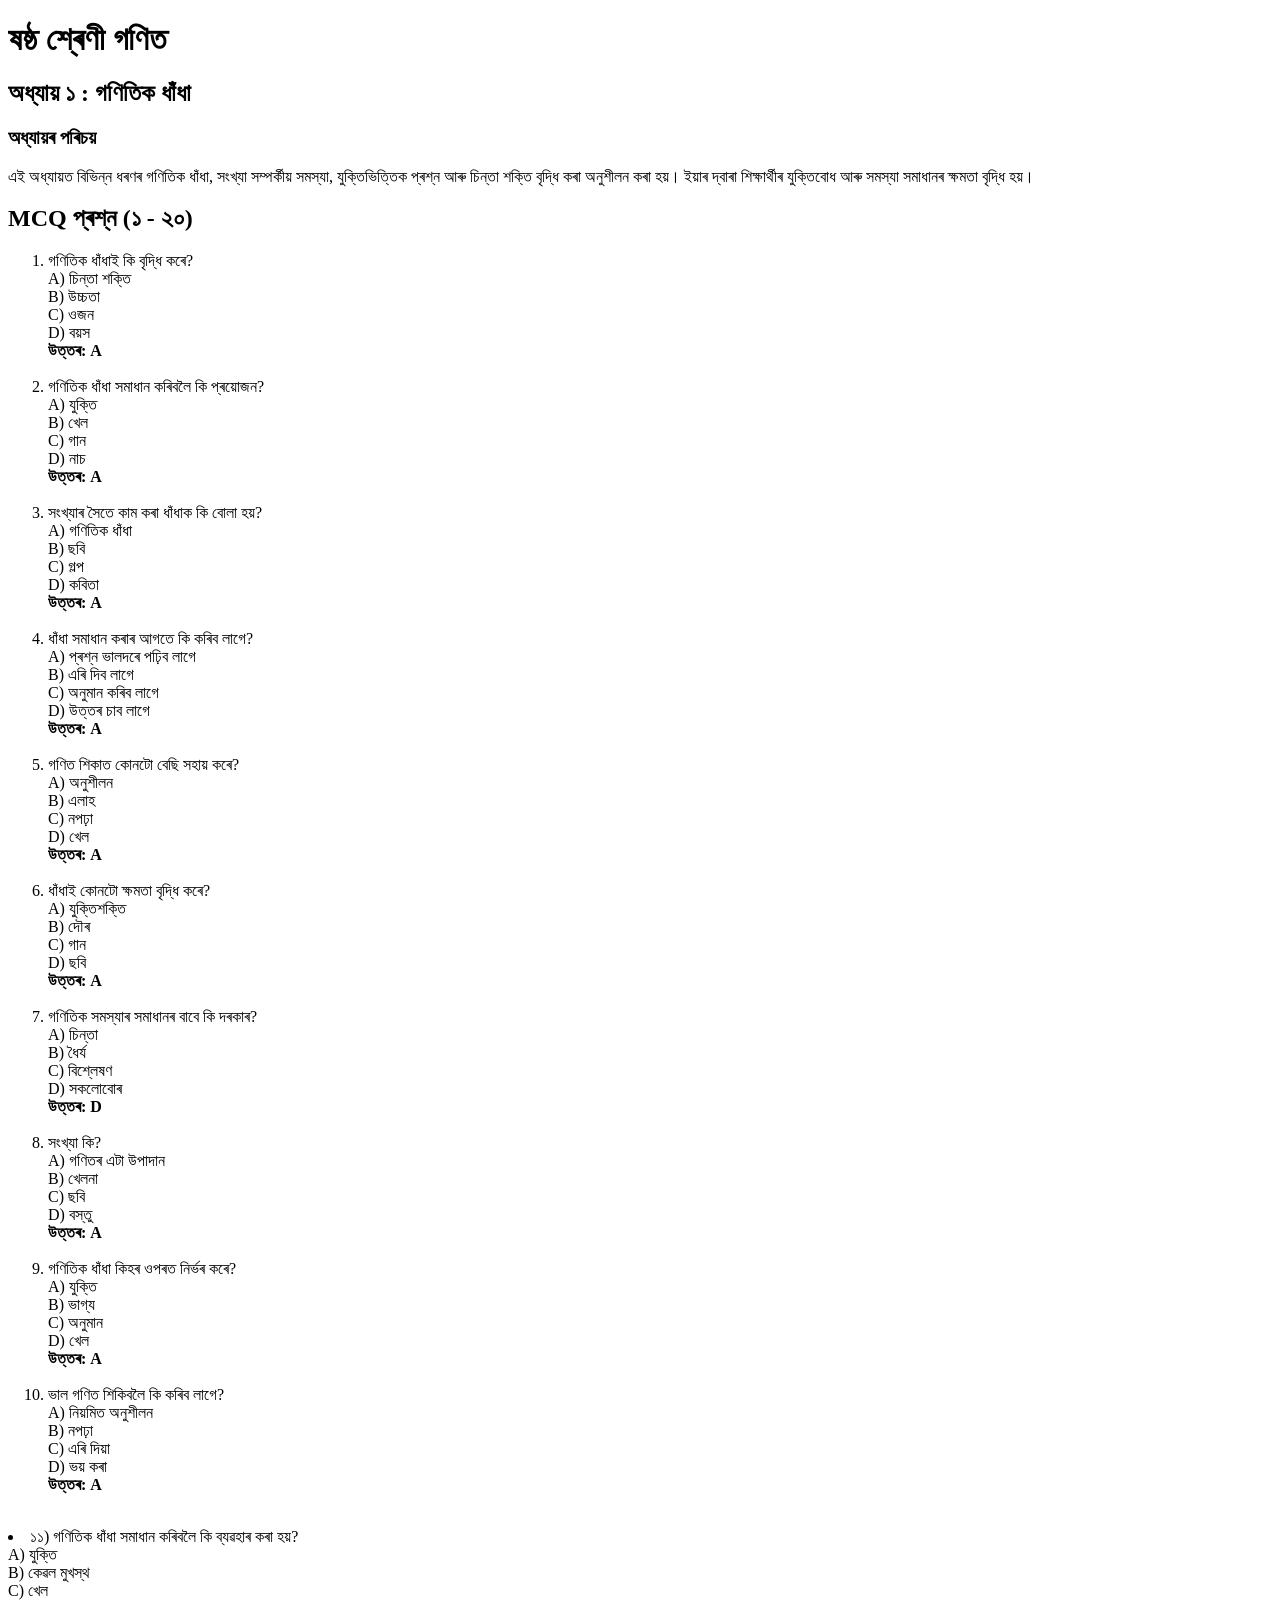
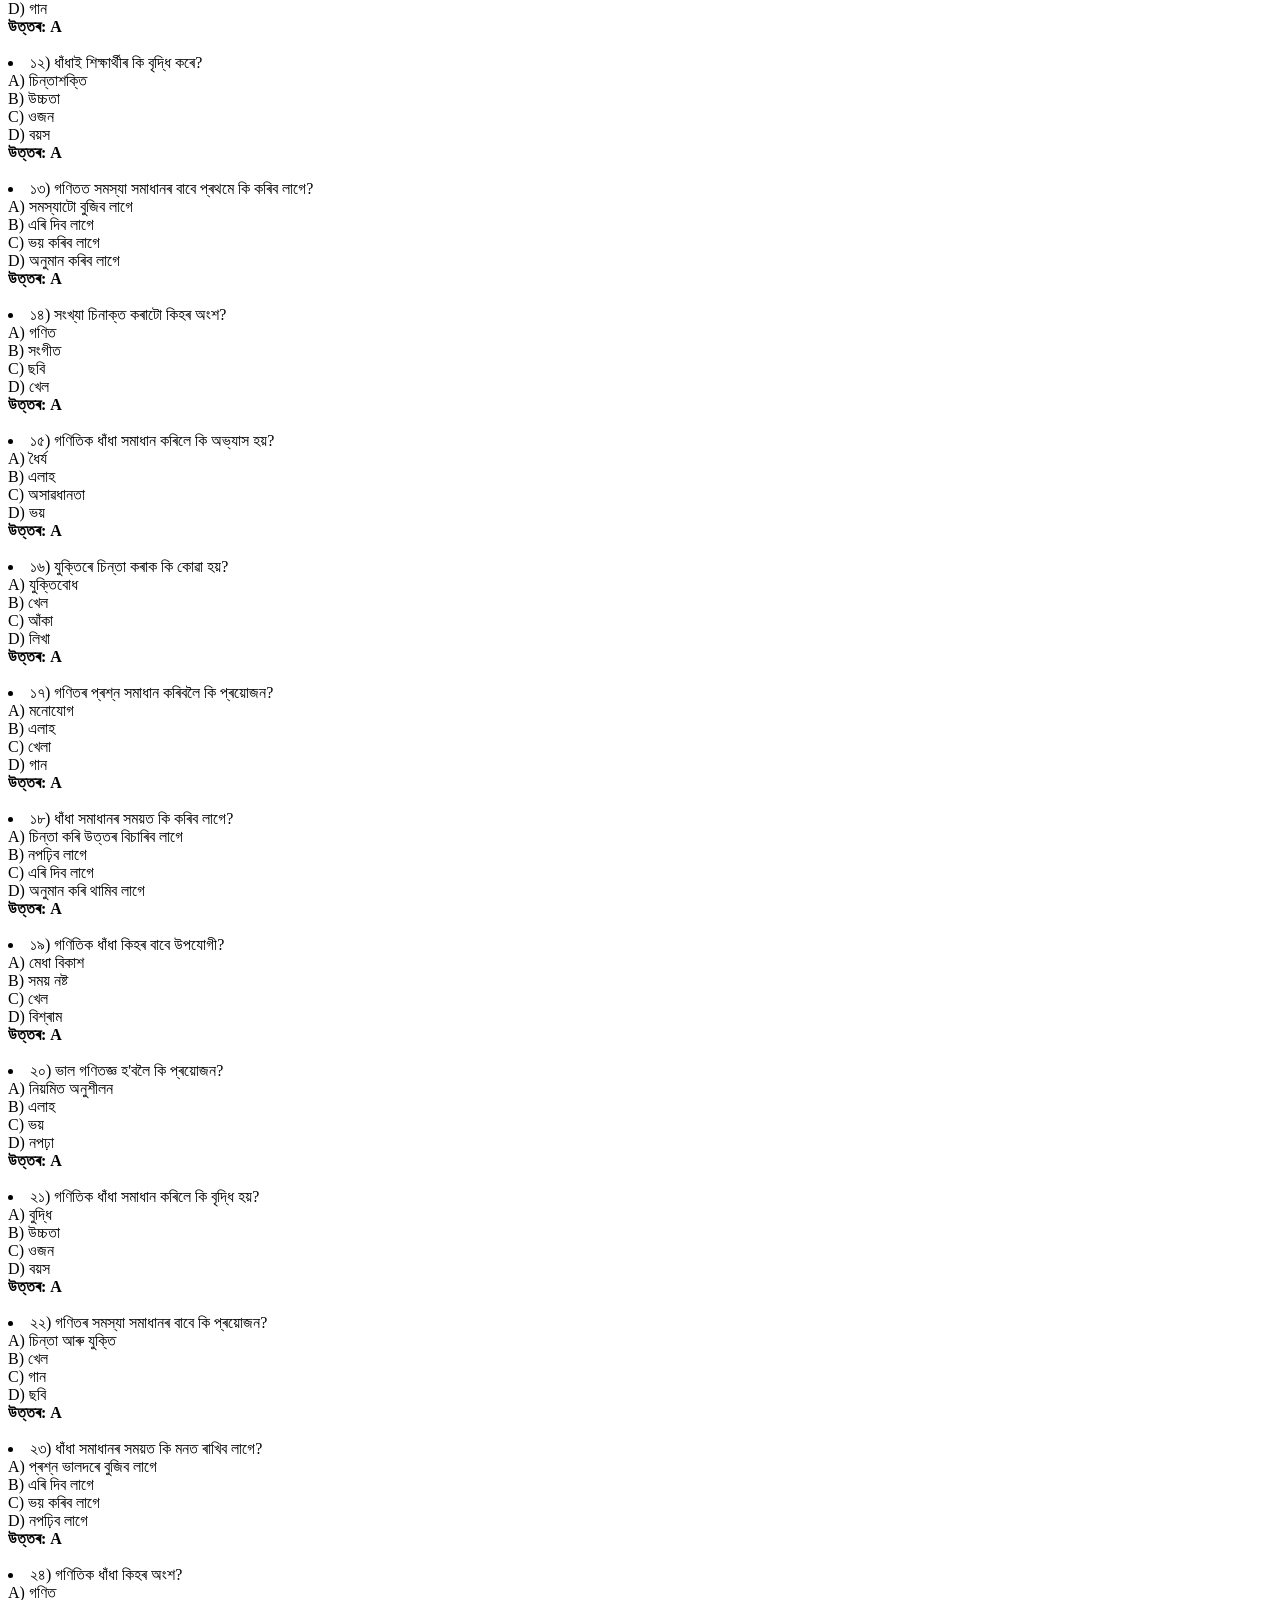
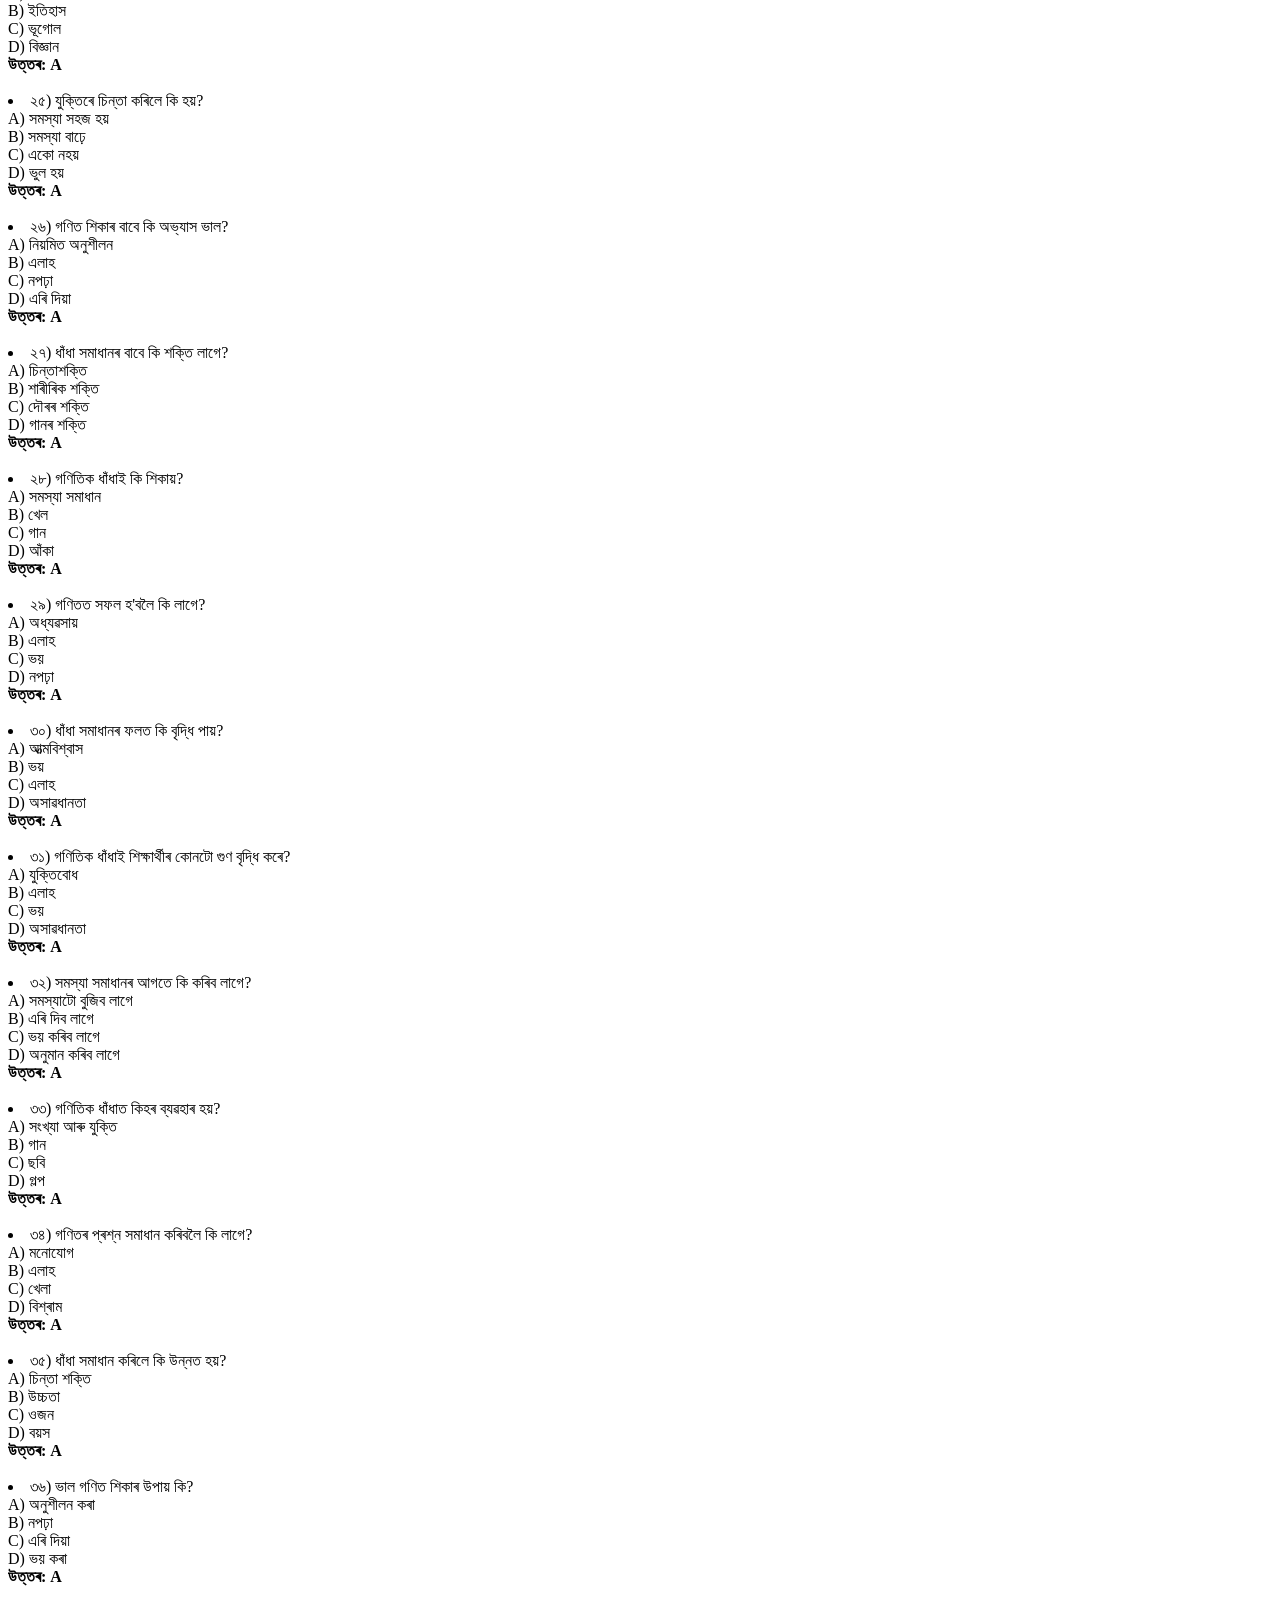
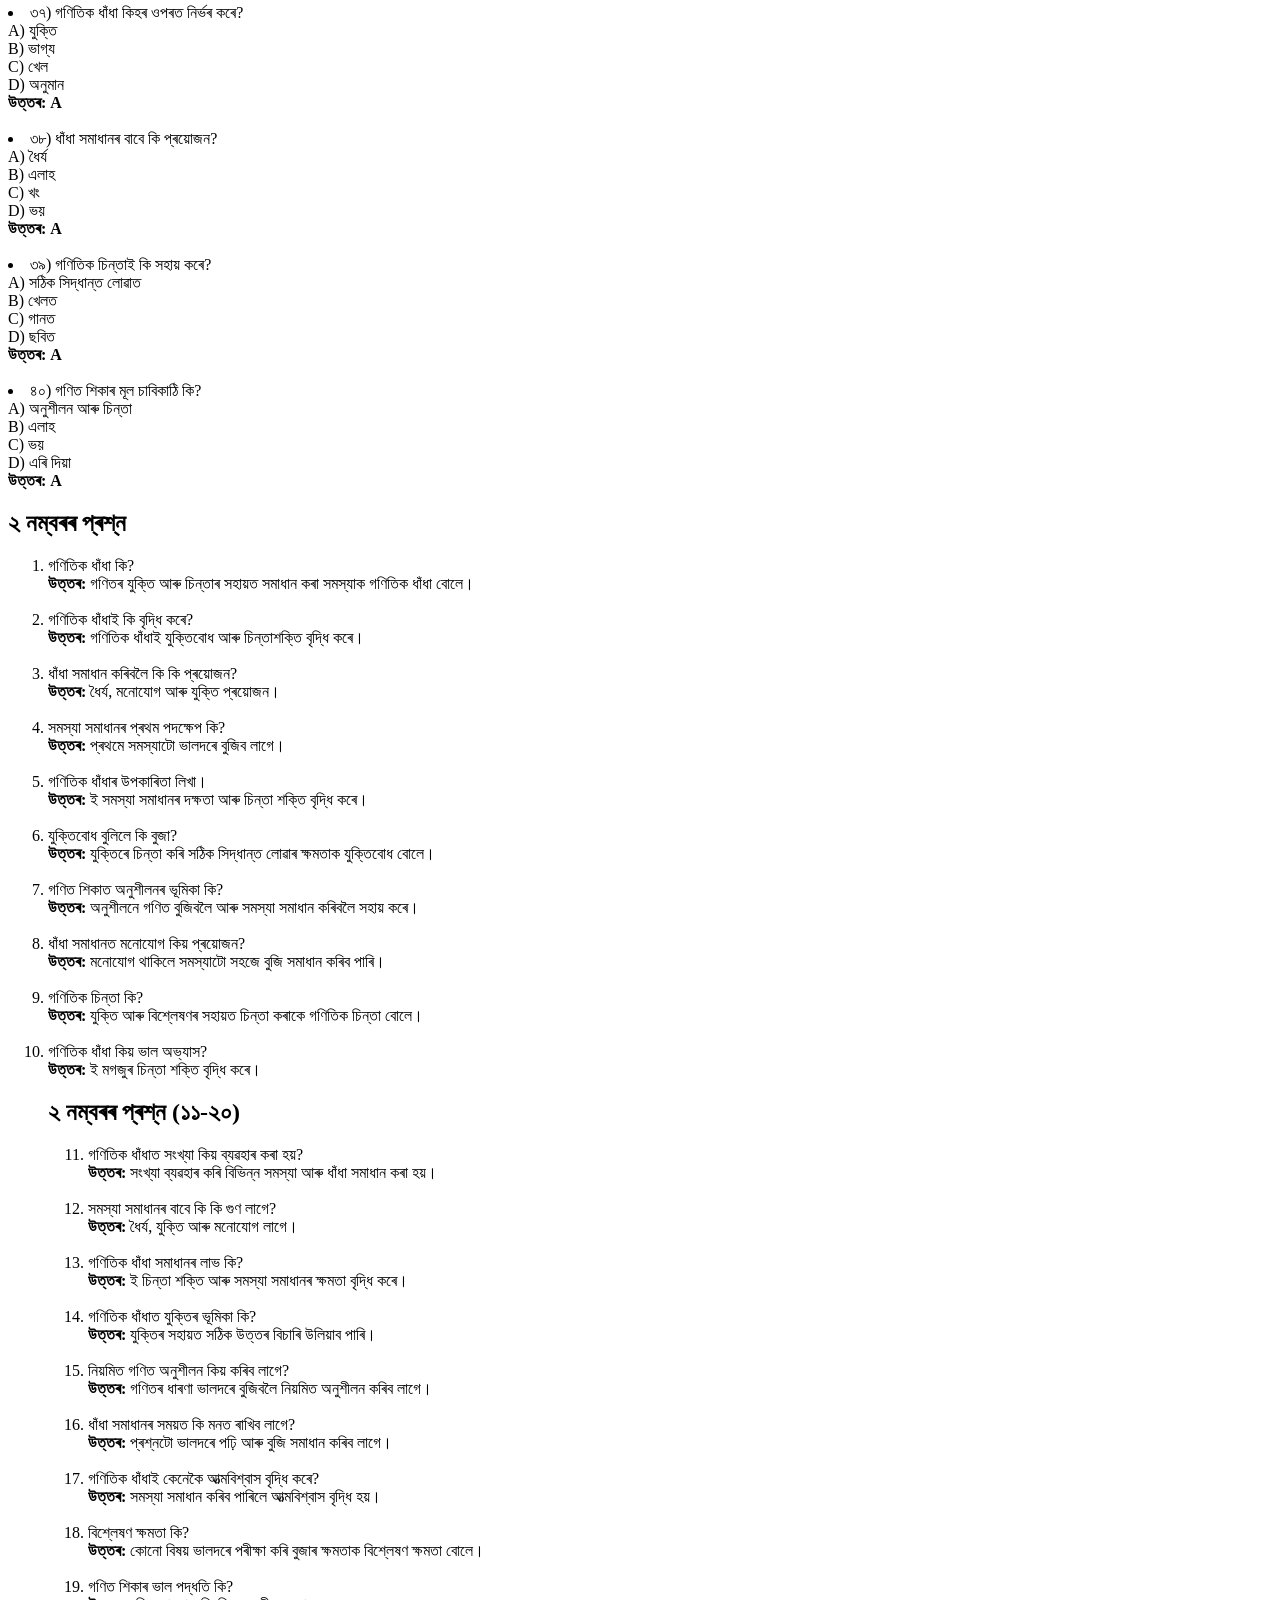
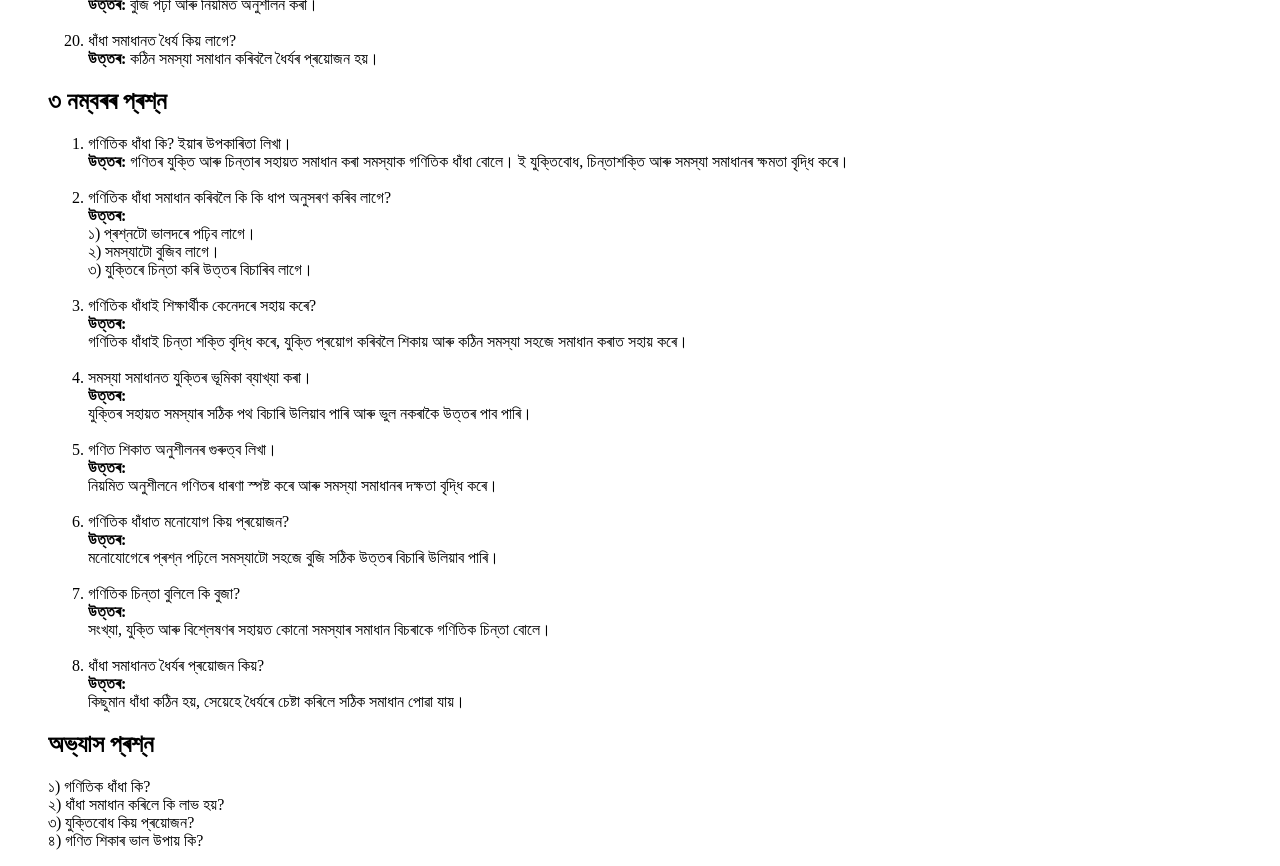
<file: chapter1.html>
<!DOCTYPE html>
<html lang="as">
<head>
<meta charset="UTF-8">
<title>অধ্যায় ১ - গণিতিক ধাঁধা</title>
</head>

<body>

<h1>ষষ্ঠ শ্ৰেণী গণিত</h1>

<h2>অধ্যায় ১ : গণিতিক ধাঁধা</h2>

<h3>অধ্যায়ৰ পৰিচয়</h3>

<p>
এই অধ্যায়ত বিভিন্ন ধৰণৰ গণিতিক ধাঁধা, সংখ্যা সম্পৰ্কীয় সমস্যা,
যুক্তিভিত্তিক প্ৰশ্ন আৰু চিন্তা শক্তি বৃদ্ধি কৰা অনুশীলন কৰা হয়।
ইয়াৰ দ্বাৰা শিক্ষাৰ্থীৰ যুক্তিবোধ আৰু সমস্যা সমাধানৰ ক্ষমতা বৃদ্ধি হয়।
</p>


<h2>MCQ প্ৰশ্ন (১ - ২০)</h2>

<ol>

<li>
গণিতিক ধাঁধাই কি বৃদ্ধি কৰে?
<br>A) চিন্তা শক্তি
<br>B) উচ্চতা
<br>C) ওজন
<br>D) বয়স
<br><b>উত্তৰ: A</b>
</li>

<br>

<li>
গণিতিক ধাঁধা সমাধান কৰিবলৈ কি প্ৰয়োজন?
<br>A) যুক্তি
<br>B) খেল
<br>C) গান
<br>D) নাচ
<br><b>উত্তৰ: A</b>
</li>

<br>

<li>
সংখ্যাৰ সৈতে কাম কৰা ধাঁধাক কি বোলা হয়?
<br>A) গণিতিক ধাঁধা
<br>B) ছবি
<br>C) গল্প
<br>D) কবিতা
<br><b>উত্তৰ: A</b>
</li>

<br>

<li>
ধাঁধা সমাধান কৰাৰ আগতে কি কৰিব লাগে?
<br>A) প্ৰশ্ন ভালদৰে পঢ়িব লাগে
<br>B) এৰি দিব লাগে
<br>C) অনুমান কৰিব লাগে
<br>D) উত্তৰ চাব লাগে
<br><b>উত্তৰ: A</b>
</li>

<br>

<li>
গণিত শিকাত কোনটো বেছি সহায় কৰে?
<br>A) অনুশীলন
<br>B) এলাহ
<br>C) নপঢ়া
<br>D) খেল
<br><b>উত্তৰ: A</b>
</li>

<br>

<li>
ধাঁধাই কোনটো ক্ষমতা বৃদ্ধি কৰে?
<br>A) যুক্তিশক্তি
<br>B) দৌৰ
<br>C) গান
<br>D) ছবি
<br><b>উত্তৰ: A</b>
</li>

<br>

<li>
গণিতিক সমস্যাৰ সমাধানৰ বাবে কি দৰকাৰ?
<br>A) চিন্তা
<br>B) ধৈৰ্য
<br>C) বিশ্লেষণ
<br>D) সকলোবোৰ
<br><b>উত্তৰ: D</b>
</li>

<br>

<li>
সংখ্যা কি?
<br>A) গণিতৰ এটা উপাদান
<br>B) খেলনা
<br>C) ছবি
<br>D) বস্তু
<br><b>উত্তৰ: A</b>
</li>

<br>

<li>
গণিতিক ধাঁধা কিহৰ ওপৰত নিৰ্ভৰ কৰে?
<br>A) যুক্তি
<br>B) ভাগ্য
<br>C) অনুমান
<br>D) খেল
<br><b>উত্তৰ: A</b>
</li>

<br>

<li>
ভাল গণিত শিকিবলৈ কি কৰিব লাগে?
<br>A) নিয়মিত অনুশীলন
<br>B) নপঢ়া
<br>C) এৰি দিয়া
<br>D) ভয় কৰা
<br><b>উত্তৰ: A</b>
</li>

</ol>
<br>

<li>
১১) গণিতিক ধাঁধা সমাধান কৰিবলৈ কি ব্যৱহাৰ কৰা হয়?
<br>A) যুক্তি
<br>B) কেৱল মুখস্থ
<br>C) খেল
<br>D) গান
<br><b>উত্তৰ: A</b>
</li>

<br>

<li>
১২) ধাঁধাই শিক্ষাৰ্থীৰ কি বৃদ্ধি কৰে?
<br>A) চিন্তাশক্তি
<br>B) উচ্চতা
<br>C) ওজন
<br>D) বয়স
<br><b>উত্তৰ: A</b>
</li>

<br>

<li>
১৩) গণিতত সমস্যা সমাধানৰ বাবে প্ৰথমে কি কৰিব লাগে?
<br>A) সমস্যাটো বুজিব লাগে
<br>B) এৰি দিব লাগে
<br>C) ভয় কৰিব লাগে
<br>D) অনুমান কৰিব লাগে
<br><b>উত্তৰ: A</b>
</li>

<br>

<li>
১৪) সংখ্যা চিনাক্ত কৰাটো কিহৰ অংশ?
<br>A) গণিত
<br>B) সংগীত
<br>C) ছবি
<br>D) খেল
<br><b>উত্তৰ: A</b>
</li>

<br>

<li>
১৫) গণিতিক ধাঁধা সমাধান কৰিলে কি অভ্যাস হয়?
<br>A) ধৈৰ্য
<br>B) এলাহ
<br>C) অসাৱধানতা
<br>D) ভয়
<br><b>উত্তৰ: A</b>
</li>

<br>

<li>
১৬) যুক্তিৰে চিন্তা কৰাক কি কোৱা হয়?
<br>A) যুক্তিবোধ
<br>B) খেল
<br>C) আঁকা
<br>D) লিখা
<br><b>উত্তৰ: A</b>
</li>

<br>

<li>
১৭) গণিতৰ প্ৰশ্ন সমাধান কৰিবলৈ কি প্ৰয়োজন?
<br>A) মনোযোগ
<br>B) এলাহ
<br>C) খেলা
<br>D) গান
<br><b>উত্তৰ: A</b>
</li>

<br>

<li>
১৮) ধাঁধা সমাধানৰ সময়ত কি কৰিব লাগে?
<br>A) চিন্তা কৰি উত্তৰ বিচাৰিব লাগে
<br>B) নপঢ়িব লাগে
<br>C) এৰি দিব লাগে
<br>D) অনুমান কৰি থামিব লাগে
<br><b>উত্তৰ: A</b>
</li>

<br>

<li>
১৯) গণিতিক ধাঁধা কিহৰ বাবে উপযোগী?
<br>A) মেধা বিকাশ
<br>B) সময় নষ্ট
<br>C) খেল
<br>D) বিশ্ৰাম
<br><b>উত্তৰ: A</b>
</li>

<br>

<li>
২০) ভাল গণিতজ্ঞ হ'বলৈ কি প্ৰয়োজন?
<br>A) নিয়মিত অনুশীলন
<br>B) এলাহ
<br>C) ভয়
<br>D) নপঢ়া
<br><b>উত্তৰ: A</b>
</li>
<br>

<li>
২১) গণিতিক ধাঁধা সমাধান কৰিলে কি বৃদ্ধি হয়?
<br>A) বুদ্ধি
<br>B) উচ্চতা
<br>C) ওজন
<br>D) বয়স
<br><b>উত্তৰ: A</b>
</li>

<br>

<li>
২২) গণিতৰ সমস্যা সমাধানৰ বাবে কি প্ৰয়োজন?
<br>A) চিন্তা আৰু যুক্তি
<br>B) খেল
<br>C) গান
<br>D) ছবি
<br><b>উত্তৰ: A</b>
</li>

<br>

<li>
২৩) ধাঁধা সমাধানৰ সময়ত কি মনত ৰাখিব লাগে?
<br>A) প্ৰশ্ন ভালদৰে বুজিব লাগে
<br>B) এৰি দিব লাগে
<br>C) ভয় কৰিব লাগে
<br>D) নপঢ়িব লাগে
<br><b>উত্তৰ: A</b>
</li>

<br>

<li>
২৪) গণিতিক ধাঁধা কিহৰ অংশ?
<br>A) গণিত
<br>B) ইতিহাস
<br>C) ভূগোল
<br>D) বিজ্ঞান
<br><b>উত্তৰ: A</b>
</li>

<br>

<li>
২৫) যুক্তিৰে চিন্তা কৰিলে কি হয়?
<br>A) সমস্যা সহজ হয়
<br>B) সমস্যা বাঢ়ে
<br>C) একো নহয়
<br>D) ভুল হয়
<br><b>উত্তৰ: A</b>
</li>

<br>

<li>
২৬) গণিত শিকাৰ বাবে কি অভ্যাস ভাল?
<br>A) নিয়মিত অনুশীলন
<br>B) এলাহ
<br>C) নপঢ়া
<br>D) এৰি দিয়া
<br><b>উত্তৰ: A</b>
</li>

<br>

<li>
২৭) ধাঁধা সমাধানৰ বাবে কি শক্তি লাগে?
<br>A) চিন্তাশক্তি
<br>B) শাৰীৰিক শক্তি
<br>C) দৌৰৰ শক্তি
<br>D) গানৰ শক্তি
<br><b>উত্তৰ: A</b>
</li>

<br>

<li>
২৮) গণিতিক ধাঁধাই কি শিকায়?
<br>A) সমস্যা সমাধান
<br>B) খেল
<br>C) গান
<br>D) আঁকা
<br><b>উত্তৰ: A</b>
</li>

<br>

<li>
২৯) গণিতত সফল হ'বলৈ কি লাগে?
<br>A) অধ্যৱসায়
<br>B) এলাহ
<br>C) ভয়
<br>D) নপঢ়া
<br><b>উত্তৰ: A</b>
</li>

<br>

<li>
৩০) ধাঁধা সমাধানৰ ফলত কি বৃদ্ধি পায়?
<br>A) আত্মবিশ্বাস
<br>B) ভয়
<br>C) এলাহ
<br>D) অসাৱধানতা
<br><b>উত্তৰ: A</b>
</li>
<br>

<li>
৩১) গণিতিক ধাঁধাই শিক্ষাৰ্থীৰ কোনটো গুণ বৃদ্ধি কৰে?
<br>A) যুক্তিবোধ
<br>B) এলাহ
<br>C) ভয়
<br>D) অসাৱধানতা
<br><b>উত্তৰ: A</b>
</li>

<br>

<li>
৩২) সমস্যা সমাধানৰ আগতে কি কৰিব লাগে?
<br>A) সমস্যাটো বুজিব লাগে
<br>B) এৰি দিব লাগে
<br>C) ভয় কৰিব লাগে
<br>D) অনুমান কৰিব লাগে
<br><b>উত্তৰ: A</b>
</li>

<br>

<li>
৩৩) গণিতিক ধাঁধাত কিহৰ ব্যৱহাৰ হয়?
<br>A) সংখ্যা আৰু যুক্তি
<br>B) গান
<br>C) ছবি
<br>D) গল্প
<br><b>উত্তৰ: A</b>
</li>

<br>

<li>
৩৪) গণিতৰ প্ৰশ্ন সমাধান কৰিবলৈ কি লাগে?
<br>A) মনোযোগ
<br>B) এলাহ
<br>C) খেলা
<br>D) বিশ্ৰাম
<br><b>উত্তৰ: A</b>
</li>

<br>

<li>
৩৫) ধাঁধা সমাধান কৰিলে কি উন্নত হয়?
<br>A) চিন্তা শক্তি
<br>B) উচ্চতা
<br>C) ওজন
<br>D) বয়স
<br><b>উত্তৰ: A</b>
</li>

<br>

<li>
৩৬) ভাল গণিত শিকাৰ উপায় কি?
<br>A) অনুশীলন কৰা
<br>B) নপঢ়া
<br>C) এৰি দিয়া
<br>D) ভয় কৰা
<br><b>উত্তৰ: A</b>
</li>

<br>

<li>
৩৭) গণিতিক ধাঁধা কিহৰ ওপৰত নিৰ্ভৰ কৰে?
<br>A) যুক্তি
<br>B) ভাগ্য
<br>C) খেল
<br>D) অনুমান
<br><b>উত্তৰ: A</b>
</li>

<br>

<li>
৩৮) ধাঁধা সমাধানৰ বাবে কি প্ৰয়োজন?
<br>A) ধৈৰ্য
<br>B) এলাহ
<br>C) খং
<br>D) ভয়
<br><b>উত্তৰ: A</b>
</li>

<br>

<li>
৩৯) গণিতিক চিন্তাই কি সহায় কৰে?
<br>A) সঠিক সিদ্ধান্ত লোৱাত
<br>B) খেলত
<br>C) গানত
<br>D) ছবিত
<br><b>উত্তৰ: A</b>
</li>

<br>

<li>
৪০) গণিত শিকাৰ মূল চাবিকাঠি কি?
<br>A) অনুশীলন আৰু চিন্তা
<br>B) এলাহ
<br>C) ভয়
<br>D) এৰি দিয়া
<br><b>উত্তৰ: A</b>
</li>
<h2>২ নম্বৰৰ প্ৰশ্ন</h2>

<ol>

<li>
গণিতিক ধাঁধা কি?
<br><b>উত্তৰ:</b> গণিতৰ যুক্তি আৰু চিন্তাৰ সহায়ত সমাধান কৰা সমস্যাক গণিতিক ধাঁধা বোলে।
</li>

<br>

<li>
গণিতিক ধাঁধাই কি বৃদ্ধি কৰে?
<br><b>উত্তৰ:</b> গণিতিক ধাঁধাই যুক্তিবোধ আৰু চিন্তাশক্তি বৃদ্ধি কৰে।
</li>

<br>

<li>
ধাঁধা সমাধান কৰিবলৈ কি কি প্ৰয়োজন?
<br><b>উত্তৰ:</b> ধৈৰ্য, মনোযোগ আৰু যুক্তি প্ৰয়োজন।
</li>

<br>

<li>
সমস্যা সমাধানৰ প্ৰথম পদক্ষেপ কি?
<br><b>উত্তৰ:</b> প্ৰথমে সমস্যাটো ভালদৰে বুজিব লাগে।
</li>

<br>

<li>
গণিতিক ধাঁধাৰ উপকাৰিতা লিখা।
<br><b>উত্তৰ:</b> ই সমস্যা সমাধানৰ দক্ষতা আৰু চিন্তা শক্তি বৃদ্ধি কৰে।
</li>

<br>

<li>
যুক্তিবোধ বুলিলে কি বুজা?
<br><b>উত্তৰ:</b> যুক্তিৰে চিন্তা কৰি সঠিক সিদ্ধান্ত লোৱাৰ ক্ষমতাক যুক্তিবোধ বোলে।
</li>

<br>

<li>
গণিত শিকাত অনুশীলনৰ ভূমিকা কি?
<br><b>উত্তৰ:</b> অনুশীলনে গণিত বুজিবলৈ আৰু সমস্যা সমাধান কৰিবলৈ সহায় কৰে।
</li>

<br>

<li>
ধাঁধা সমাধানত মনোযোগ কিয় প্ৰয়োজন?
<br><b>উত্তৰ:</b> মনোযোগ থাকিলে সমস্যাটো সহজে বুজি সমাধান কৰিব পাৰি।
</li>

<br>

<li>
গণিতিক চিন্তা কি?
<br><b>উত্তৰ:</b> যুক্তি আৰু বিশ্লেষণৰ সহায়ত চিন্তা কৰাকে গণিতিক চিন্তা বোলে।
</li>

<br>

<li>
গণিতিক ধাঁধা কিয় ভাল অভ্যাস?
<br><b>উত্তৰ:</b> ই মগজুৰ চিন্তা শক্তি বৃদ্ধি কৰে।
</li>
<h2>২ নম্বৰৰ প্ৰশ্ন (১১-২০)</h2>

<ol start="11">

<li>
গণিতিক ধাঁধাত সংখ্যা কিয় ব্যৱহাৰ কৰা হয়?
<br><b>উত্তৰ:</b> সংখ্যা ব্যৱহাৰ কৰি বিভিন্ন সমস্যা আৰু ধাঁধা সমাধান কৰা হয়।
</li>

<br>

<li>
সমস্যা সমাধানৰ বাবে কি কি গুণ লাগে?
<br><b>উত্তৰ:</b> ধৈৰ্য, যুক্তি আৰু মনোযোগ লাগে।
</li>

<br>

<li>
গণিতিক ধাঁধা সমাধানৰ লাভ কি?
<br><b>উত্তৰ:</b> ই চিন্তা শক্তি আৰু সমস্যা সমাধানৰ ক্ষমতা বৃদ্ধি কৰে।
</li>

<br>

<li>
গণিতিক ধাঁধাত যুক্তিৰ ভূমিকা কি?
<br><b>উত্তৰ:</b> যুক্তিৰ সহায়ত সঠিক উত্তৰ বিচাৰি উলিয়াব পাৰি।
</li>

<br>

<li>
নিয়মিত গণিত অনুশীলন কিয় কৰিব লাগে?
<br><b>উত্তৰ:</b> গণিতৰ ধাৰণা ভালদৰে বুজিবলৈ নিয়মিত অনুশীলন কৰিব লাগে।
</li>

<br>

<li>
ধাঁধা সমাধানৰ সময়ত কি মনত ৰাখিব লাগে?
<br><b>উত্তৰ:</b> প্ৰশ্নটো ভালদৰে পঢ়ি আৰু বুজি সমাধান কৰিব লাগে।
</li>

<br>

<li>
গণিতিক ধাঁধাই কেনেকৈ আত্মবিশ্বাস বৃদ্ধি কৰে?
<br><b>উত্তৰ:</b> সমস্যা সমাধান কৰিব পাৰিলে আত্মবিশ্বাস বৃদ্ধি হয়।
</li>

<br>

<li>
বিশ্লেষণ ক্ষমতা কি?
<br><b>উত্তৰ:</b> কোনো বিষয় ভালদৰে পৰীক্ষা কৰি বুজাৰ ক্ষমতাক বিশ্লেষণ ক্ষমতা বোলে।
</li>

<br>

<li>
গণিত শিকাৰ ভাল পদ্ধতি কি?
<br><b>উত্তৰ:</b> বুজি পঢ়া আৰু নিয়মিত অনুশীলন কৰা।
</li>

<br>

<li>
ধাঁধা সমাধানত ধৈৰ্য কিয় লাগে?
<br><b>উত্তৰ:</b> কঠিন সমস্যা সমাধান কৰিবলৈ ধৈৰ্যৰ প্ৰয়োজন হয়।
</li>

</ol>
<h2>৩ নম্বৰৰ প্ৰশ্ন</h2>

<ol>

<li>
গণিতিক ধাঁধা কি? ইয়াৰ উপকাৰিতা লিখা।
<br><b>উত্তৰ:</b> গণিতৰ যুক্তি আৰু চিন্তাৰ সহায়ত সমাধান কৰা সমস্যাক গণিতিক ধাঁধা বোলে। 
ই যুক্তিবোধ, চিন্তাশক্তি আৰু সমস্যা সমাধানৰ ক্ষমতা বৃদ্ধি কৰে।
</li>

<br>

<li>
গণিতিক ধাঁধা সমাধান কৰিবলৈ কি কি ধাপ অনুসৰণ কৰিব লাগে?
<br><b>উত্তৰ:</b>
<br>১) প্ৰশ্নটো ভালদৰে পঢ়িব লাগে।
<br>২) সমস্যাটো বুজিব লাগে।
<br>৩) যুক্তিৰে চিন্তা কৰি উত্তৰ বিচাৰিব লাগে।
</li>

<br>

<li>
গণিতিক ধাঁধাই শিক্ষাৰ্থীক কেনেদৰে সহায় কৰে?
<br><b>উত্তৰ:</b>
<br>গণিতিক ধাঁধাই চিন্তা শক্তি বৃদ্ধি কৰে, যুক্তি প্ৰয়োগ কৰিবলৈ শিকায় আৰু কঠিন সমস্যা সহজে সমাধান কৰাত সহায় কৰে।
</li>

<br>

<li>
সমস্যা সমাধানত যুক্তিৰ ভূমিকা ব্যাখ্যা কৰা।
<br><b>উত্তৰ:</b>
<br>যুক্তিৰ সহায়ত সমস্যাৰ সঠিক পথ বিচাৰি উলিয়াব পাৰি আৰু ভুল নকৰাকৈ উত্তৰ পাব পাৰি।
</li>

<br>

<li>
গণিত শিকাত অনুশীলনৰ গুৰুত্ব লিখা।
<br><b>উত্তৰ:</b>
<br>নিয়মিত অনুশীলনে গণিতৰ ধাৰণা স্পষ্ট কৰে আৰু সমস্যা সমাধানৰ দক্ষতা বৃদ্ধি কৰে।
</li>

<br>

<li>
গণিতিক ধাঁধাত মনোযোগ কিয় প্ৰয়োজন?
<br><b>উত্তৰ:</b>
<br>মনোযোগেৰে প্ৰশ্ন পঢ়িলে সমস্যাটো সহজে বুজি সঠিক উত্তৰ বিচাৰি উলিয়াব পাৰি।
</li>

<br>

<li>
গণিতিক চিন্তা বুলিলে কি বুজা?
<br><b>উত্তৰ:</b>
<br>সংখ্যা, যুক্তি আৰু বিশ্লেষণৰ সহায়ত কোনো সমস্যাৰ সমাধান বিচৰাকে গণিতিক চিন্তা বোলে।
</li>

<br>

<li>
ধাঁধা সমাধানত ধৈৰ্যৰ প্ৰয়োজন কিয়?
<br><b>উত্তৰ:</b>
<br>কিছুমান ধাঁধা কঠিন হয়, সেয়েহে ধৈৰ্যৰে চেষ্টা কৰিলে সঠিক সমাধান পোৱা যায়।
</li>

</ol>
<h2>অভ্যাস প্ৰশ্ন</h2>

<p>
১) গণিতিক ধাঁধা কি?<br>
২) ধাঁধা সমাধান কৰিলে কি লাভ হয়?<br>
৩) যুক্তিবোধ কিয় প্ৰয়োজন?<br>
৪) গণিত শিকাৰ ভাল উপায় কি?
</p>


</body>
</html>
</file>
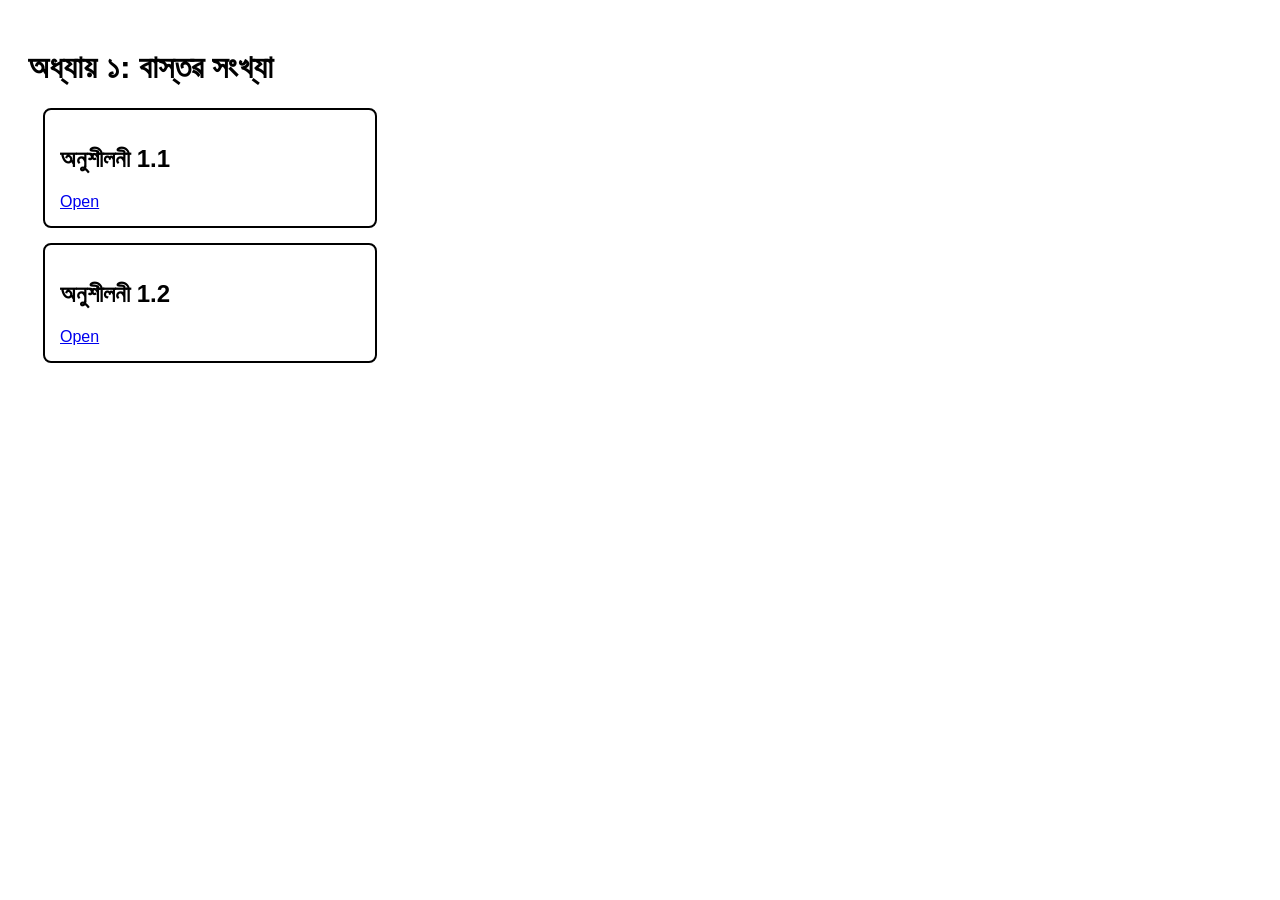
<file: class10-maths-chapter1.html>
<!DOCTYPE html>
<html lang="as">

<head>
<meta charset="UTF-8">
<title>অধ্যায় ১: বাস্তৱ সংখ্যা</title>

<style>
body{
    font-family: Arial;
    padding:20px;
}

.chapter{
    border:2px solid black;
    padding:15px;
    margin:15px;
    width:300px;
    border-radius:8px;
}
</style>

</head>

<body>

<h1>অধ্যায় ১: বাস্তৱ সংখ্যা</h1>

<div class="chapter">
<h2>অনুশীলনী 1.1</h2>
<a href="#">Open</a>
</div>

<div class="chapter">
<h2>অনুশীলনী 1.2</h2>
<a href="#">Open</a>
</div>

</body>
</html>
</file>
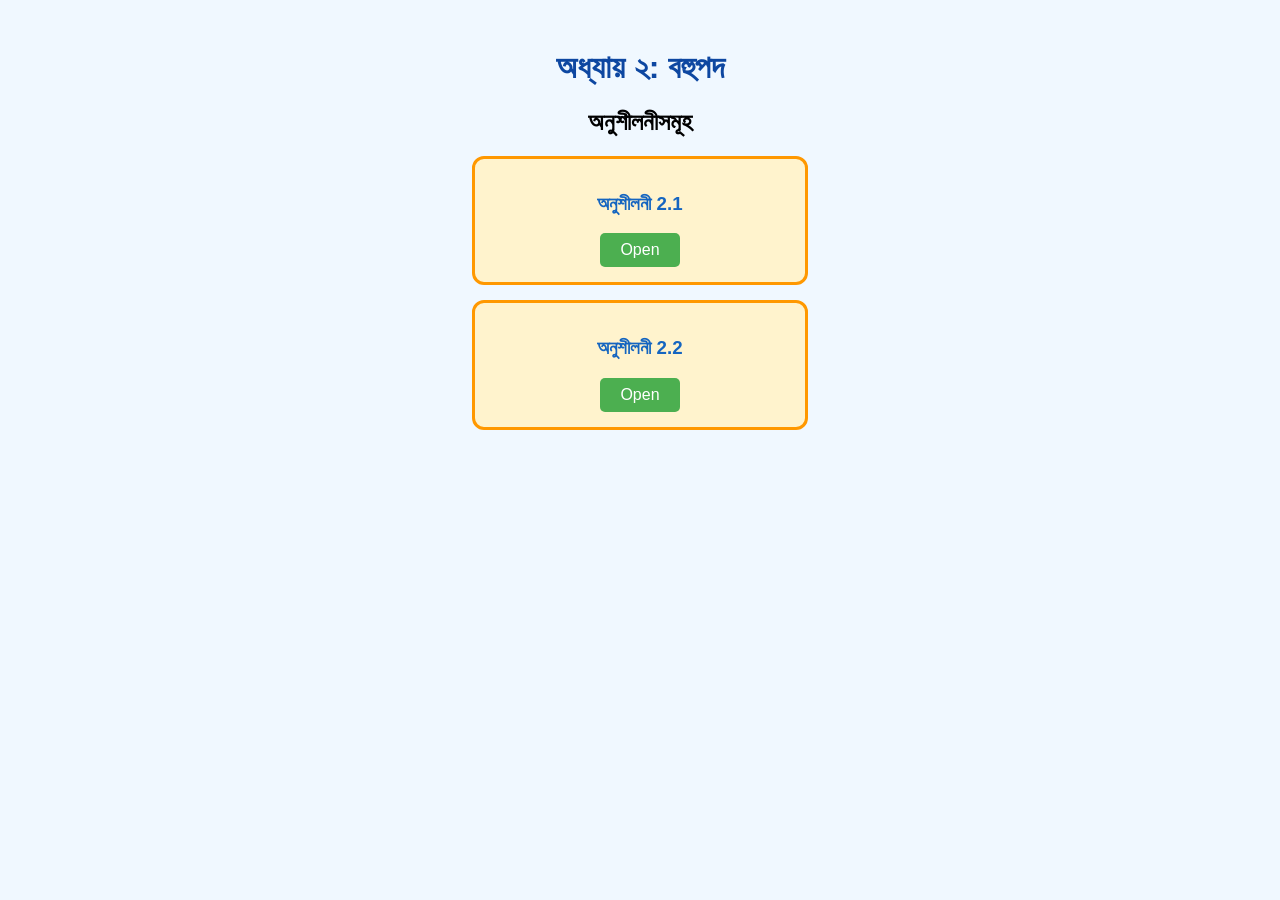
<file: class10-maths-chapter2.html>
<!DOCTYPE html>
<html lang="as">

<head>
<meta charset="UTF-8">
<title>অধ্যায় ২: বহুপদ</title>

<style>

body{
    font-family: Arial;
    padding:20px;
    background:#f0f8ff;
}

h1{
    text-align:center;
    color:#0d47a1;
}

h2{
    text-align:center;
}

.chapter{
    background:#fff3cd;
    border:3px solid #ff9800;
    padding:15px;
    margin:15px auto;
    width:300px;
    border-radius:12px;
    text-align:center;
}

.chapter h3{
    color:#1565c0;
}

.chapter a{
    display:inline-block;
    background:#4caf50;
    color:white;
    padding:8px 20px;
    border-radius:5px;
    text-decoration:none;
}

.chapter a:hover{
    background:#2e7d32;
}

</style>

</head>

<body>

<h1>অধ্যায় ২: বহুপদ</h1>

<h2>অনুশীলনীসমূহ</h2>


<div class="chapter">
<h3>অনুশীলনী 2.1</h3>
<a href="#">Open</a>
</div>


<div class="chapter">
<h3>অনুশীলনী 2.2</h3>
<a href="#">Open</a>
</div>


</body>

</html>
</file>
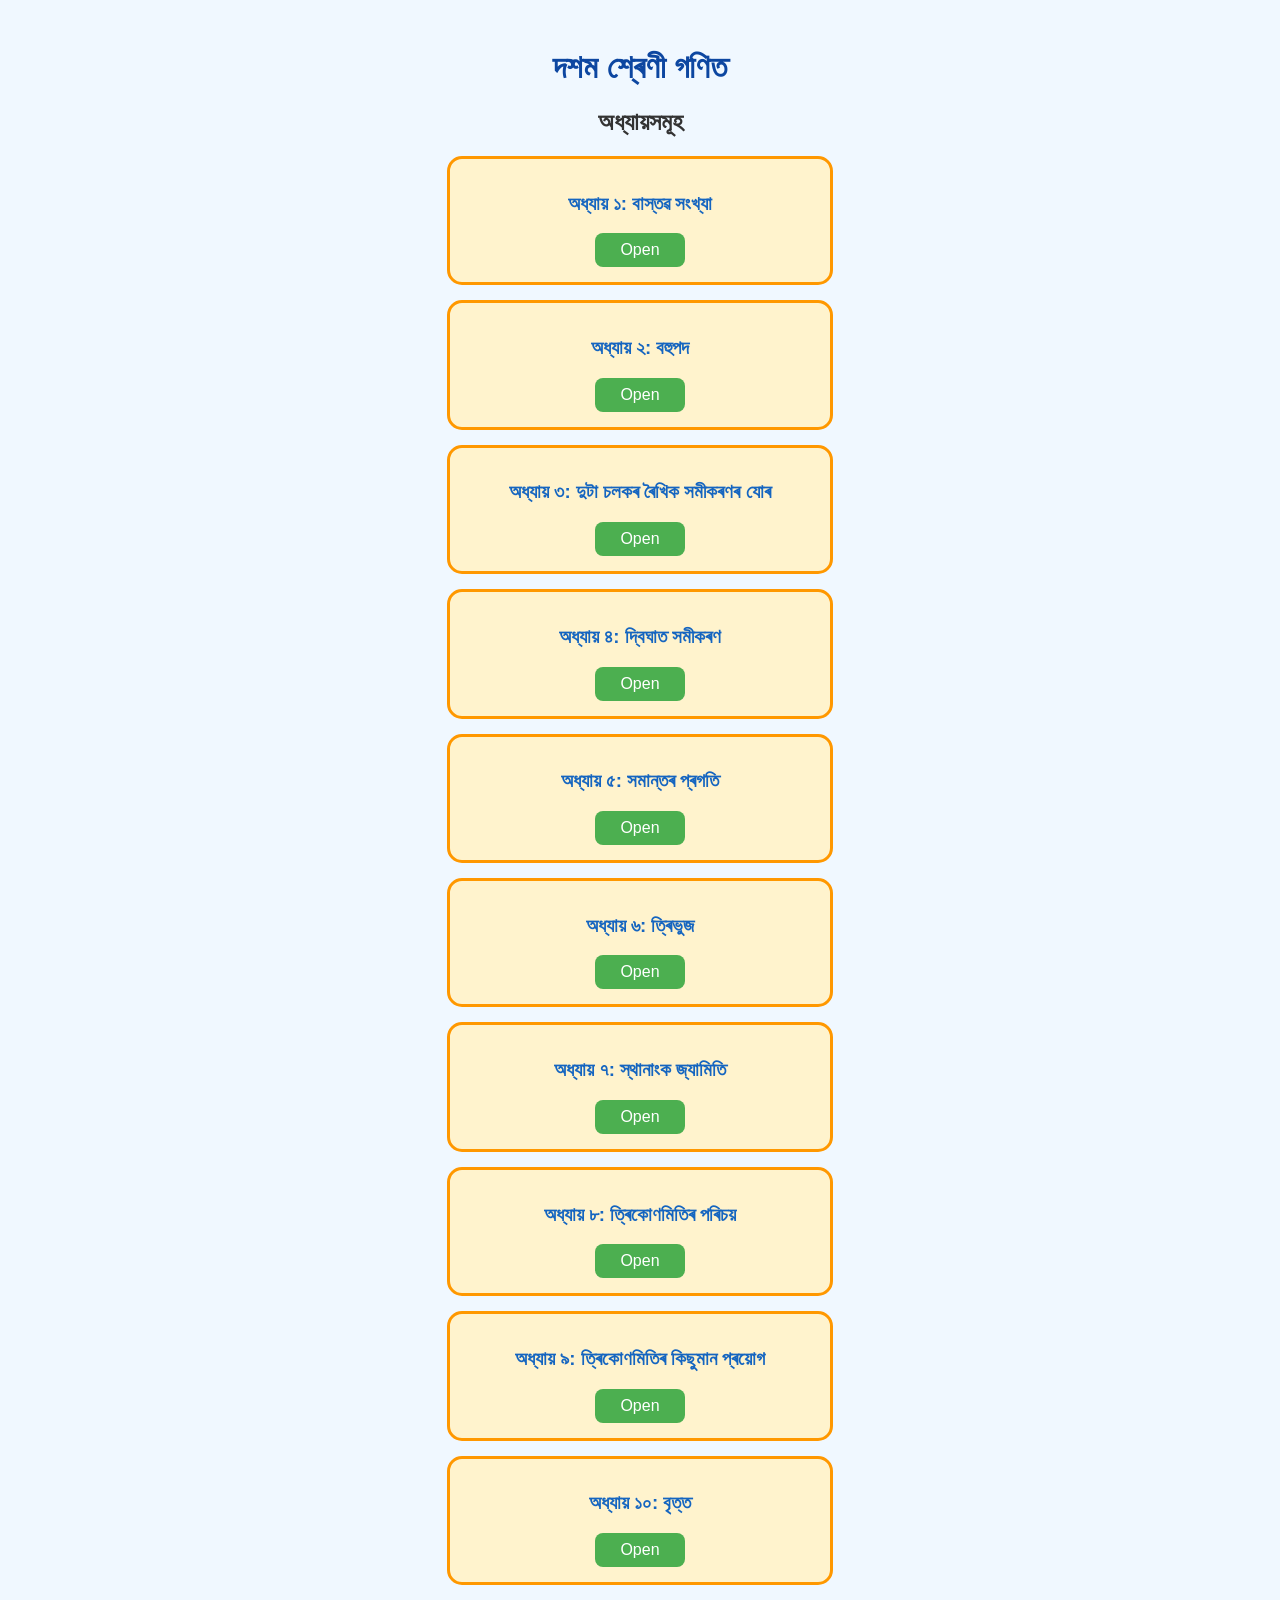
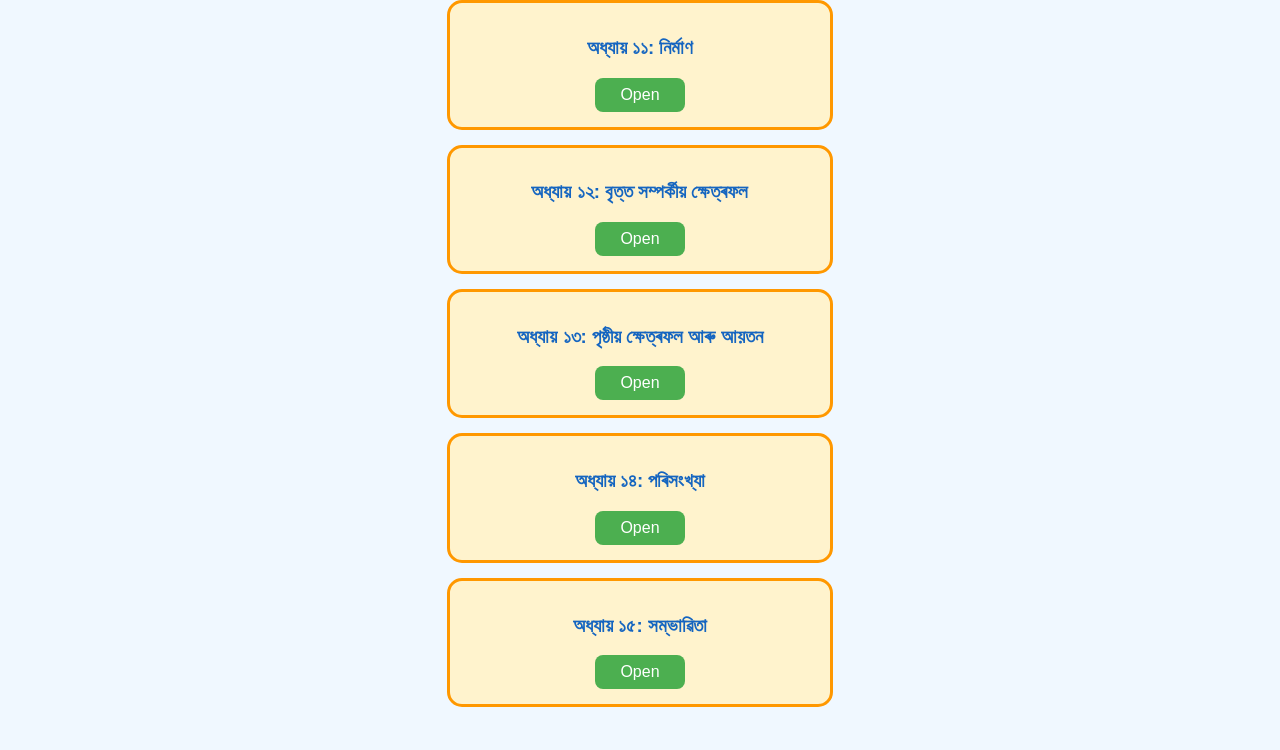
<file: class10-maths.html>
<!DOCTYPE html>
<html lang="as">

<head>
<meta charset="UTF-8">
<title>দশম শ্ৰেণী গণিত</title>

<style>

body{
    font-family: Arial;
    padding:20px;
    background:#f0f8ff;
}

h1{
    text-align:center;
    color:#0d47a1;
}

h2{
    text-align:center;
    color:#333;
}

.chapter{
    background:#fff3cd;
    border:3px solid #ff9800;
    padding:15px;
    margin:15px auto;
    width:350px;
    border-radius:15px;
    text-align:center;
}

.chapter h3{
    color:#1565c0;
}

.chapter a{
    display:inline-block;
    background:#4caf50;
    color:white;
    padding:8px 25px;
    border-radius:8px;
    text-decoration:none;
}

.chapter a:hover{
    background:#2e7d32;
}

</style>

</head>


<body>

<h1>দশম শ্ৰেণী গণিত</h1>

<h2>অধ্যায়সমূহ</h2>


<div class="chapter">
<h3>অধ্যায় ১: বাস্তৱ সংখ্যা</h3>
<a href="class10-maths-chapter1.html">Open</a>
</div>


<div class="chapter">
<h3>অধ্যায় ২: বহুপদ</h3>
<a href="class10-maths-chapter2.html">Open</a>
</div>


<div class="chapter">
<h3>অধ্যায় ৩: দুটা চলকৰ ৰৈখিক সমীকৰণৰ যোৰ</h3>
<a href="class10-maths/chapter3.html">Open</a>
</div>


<div class="chapter">
<h3>অধ্যায় ৪: দ্বিঘাত সমীকৰণ</h3>
<a href="class10-maths/chapter4.html">Open</a>
</div>


<div class="chapter">
<h3>অধ্যায় ৫: সমান্তৰ প্ৰগতি</h3>
<a href="class10-maths/chapter5.html">Open</a>
</div>


<div class="chapter">
<h3>অধ্যায় ৬: ত্ৰিভুজ</h3>
<a href="class10-maths/chapter6.html">Open</a>
</div>


<div class="chapter">
<h3>অধ্যায় ৭: স্থানাংক জ্যামিতি</h3>
<a href="class10-maths/chapter7.html">Open</a>
</div>


<div class="chapter">
<h3>অধ্যায় ৮: ত্ৰিকোণমিতিৰ পৰিচয়</h3>
<a href="class10-maths/chapter8.html">Open</a>
</div>


<div class="chapter">
<h3>অধ্যায় ৯: ত্ৰিকোণমিতিৰ কিছুমান প্ৰয়োগ</h3>
<a href="class10-maths/chapter9.html">Open</a>
</div>


<div class="chapter">
<h3>অধ্যায় ১০: বৃত্ত</h3>
<a href="class10-maths/chapter10.html">Open</a>
</div>


<div class="chapter">
<h3>অধ্যায় ১১: নিৰ্মাণ</h3>
<a href="class10-maths/chapter11.html">Open</a>
</div>


<div class="chapter">
<h3>অধ্যায় ১২: বৃত্ত সম্পৰ্কীয় ক্ষেত্ৰফল</h3>
<a href="class10-maths/chapter12.html">Open</a>
</div>


<div class="chapter">
<h3>অধ্যায় ১৩: পৃষ্ঠীয় ক্ষেত্ৰফল আৰু আয়তন</h3>
<a href="class10-maths/chapter13.html">Open</a>
</div>


<div class="chapter">
<h3>অধ্যায় ১৪: পৰিসংখ্যা</h3>
<a href="class10-maths/chapter14.html">Open</a>
</div>


<div class="chapter">
<h3>অধ্যায় ১৫: সম্ভাৱিতা</h3>
<a href="class10-maths/chapter15.html">Open</a>
</div>


</body>
</html>
</file>
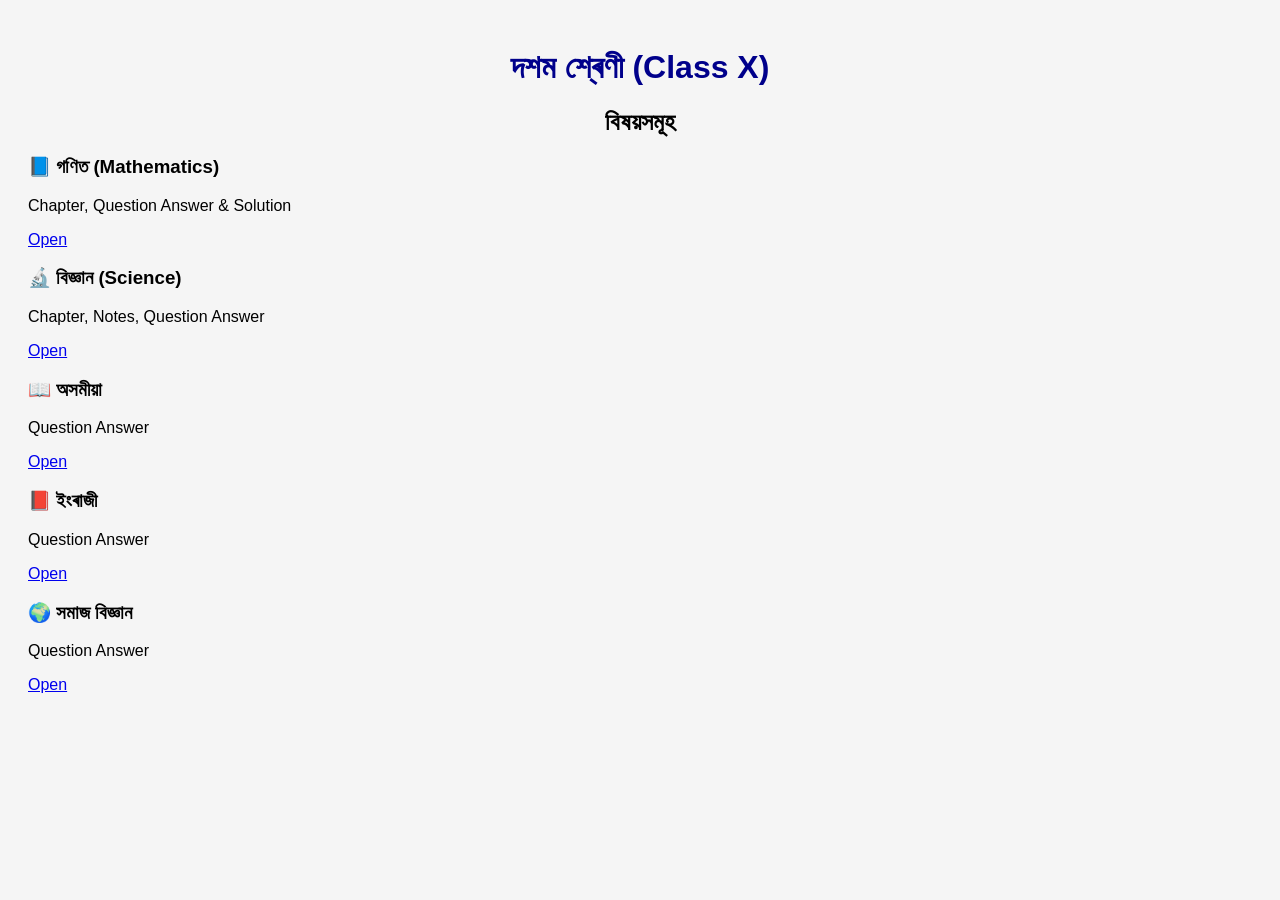
<file: class10.html>
<!DOCTYPE html>
<html lang="as">

<head>

<style>

body{
    font-family: Arial;
    padding:20px;
    background:#f5f5f5;
}

h1{
    text-align:center;
    color:darkblue;
}

h2{
    text-align:center;
}

.chapter{
    background:white;
    border:2px solid #2196f3;
    padding:15px;
    margin:15px auto;
    width:350px;
    border-radius:12px;
    text-align:center;
}

.chapter a{
    background:#2196f3;
    color:white;
    padding:8px 20px;
    text-decoration:none;
    border-radius:5px;
}

</style>

</head>

<body>

<h1>দশম শ্ৰেণী (Class X)</h1>

<h2>বিষয়সমূহ</h2>


<div class="card">
    <h3>📘 গণিত (Mathematics)</h3>
    <p>Chapter, Question Answer & Solution</p>
    <a href="class10-maths.html">Open</a>
</div>

<div class="card">
<h3>🔬 বিজ্ঞান (Science)</h3>
<p>Chapter, Notes, Question Answer</p>
<a href="#">Open</a>
</div>


<div class="card">
<h3>📖 অসমীয়া</h3>
<p>Question Answer</p>
<a href="#">Open</a>
</div>


<div class="card">
<h3>📕 ইংৰাজী</h3>
<p>Question Answer</p>
<a href="#">Open</a>
</div>


<div class="card">
<h3>🌍 সমাজ বিজ্ঞান</h3>
<p>Question Answer</p>
<a href="#">Open</a>
</div>


</body>
</html>
</file>
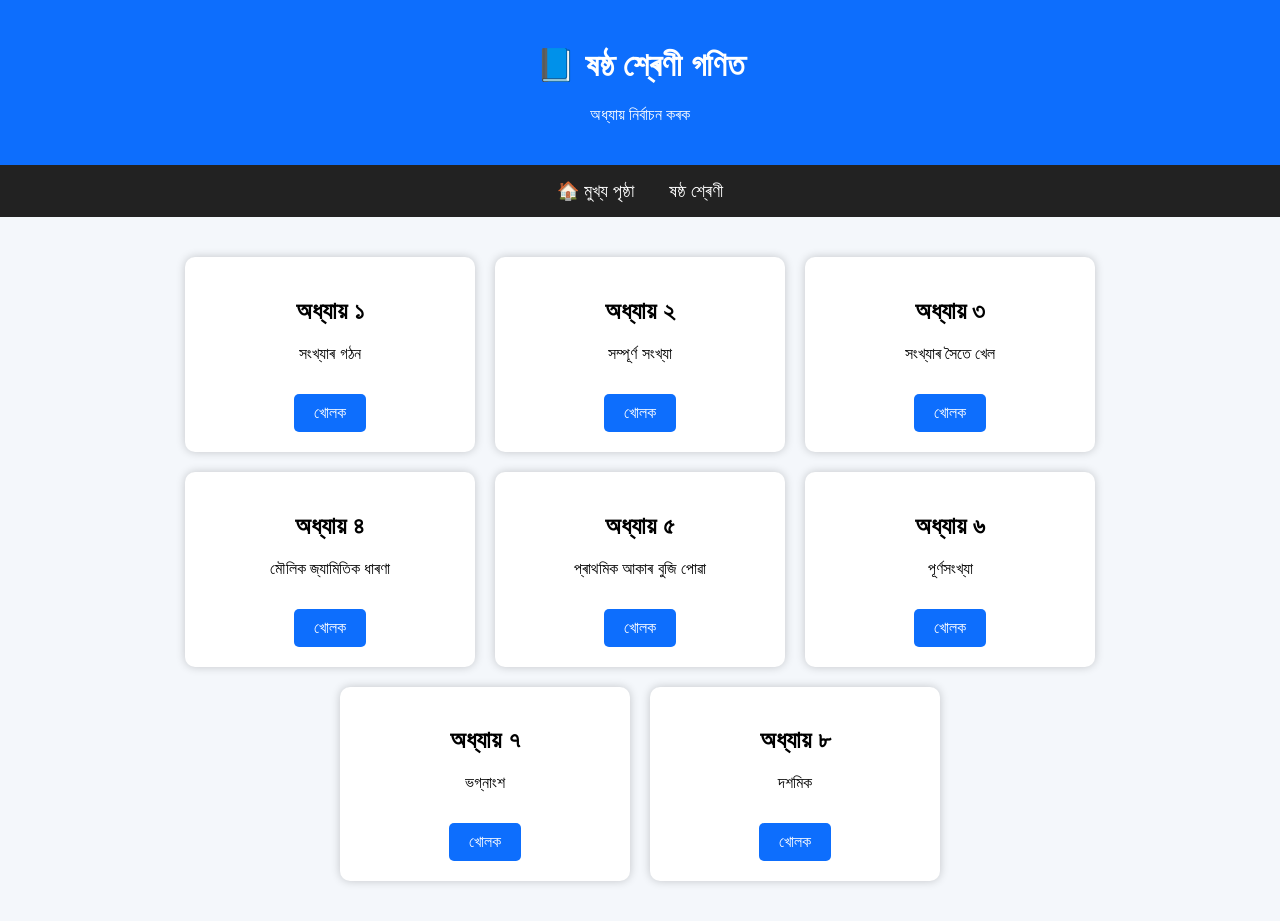
<file: class6-maths.html>
<!DOCTYPE html>
<html lang="as">
<head>
<meta charset="UTF-8">
<meta name="viewport" content="width=device-width, initial-scale=1.0">
<title>ষষ্ঠ শ্ৰেণী গণিত</title>

<link rel="stylesheet" href="../style.css">

</head>

<body>

<header>
<h1>📘 ষষ্ঠ শ্ৰেণী গণিত</h1>
<p>অধ্যায় নিৰ্বাচন কৰক</p>
</header>

<nav>
<a href="../index.html">🏠 মুখ্য পৃষ্ঠা</a>
<a href="class6.html">ষষ্ঠ শ্ৰেণী</a>
</nav>

<section class="classes">

<div class="card">
<h2>অধ্যায় ১</h2>
<p>সংখ্যাৰ গঠন</p>
<a href="chapter1.html">খোলক</a>
</div>

<div class="card">
<h2>অধ্যায় ২</h2>
<p>সম্পূৰ্ণ সংখ্যা</p>
<a href="chapter2.html">খোলক</a>
</div>

<div class="card">
<h2>অধ্যায় ৩</h2>
<p>সংখ্যাৰ সৈতে খেল</p>
<a href="#">খোলক</a>
</div>

<div class="card">
<h2>অধ্যায় ৪</h2>
<p>মৌলিক জ্যামিতিক ধাৰণা</p>
<a href="#">খোলক</a>
</div>

<div class="card">
<h2>অধ্যায় ৫</h2>
<p>প্ৰাথমিক আকাৰ বুজি পোৱা</p>
<a href="#">খোলক</a>
</div>

<div class="card">
<h2>অধ্যায় ৬</h2>
<p>পূৰ্ণসংখ্যা</p>
<a href="#">খোলক</a>
</div>

<div class="card">
<h2>অধ্যায় ৭</h2>
<p>ভগ্নাংশ</p>
<a href="#">খোলক</a>
</div>

<div class="card">
<h2>অধ্যায় ৮</h2>
<p>দশমিক</p>
<a href="#">খোলক</a>
</div>

</section>

</body>
</html>
</file>
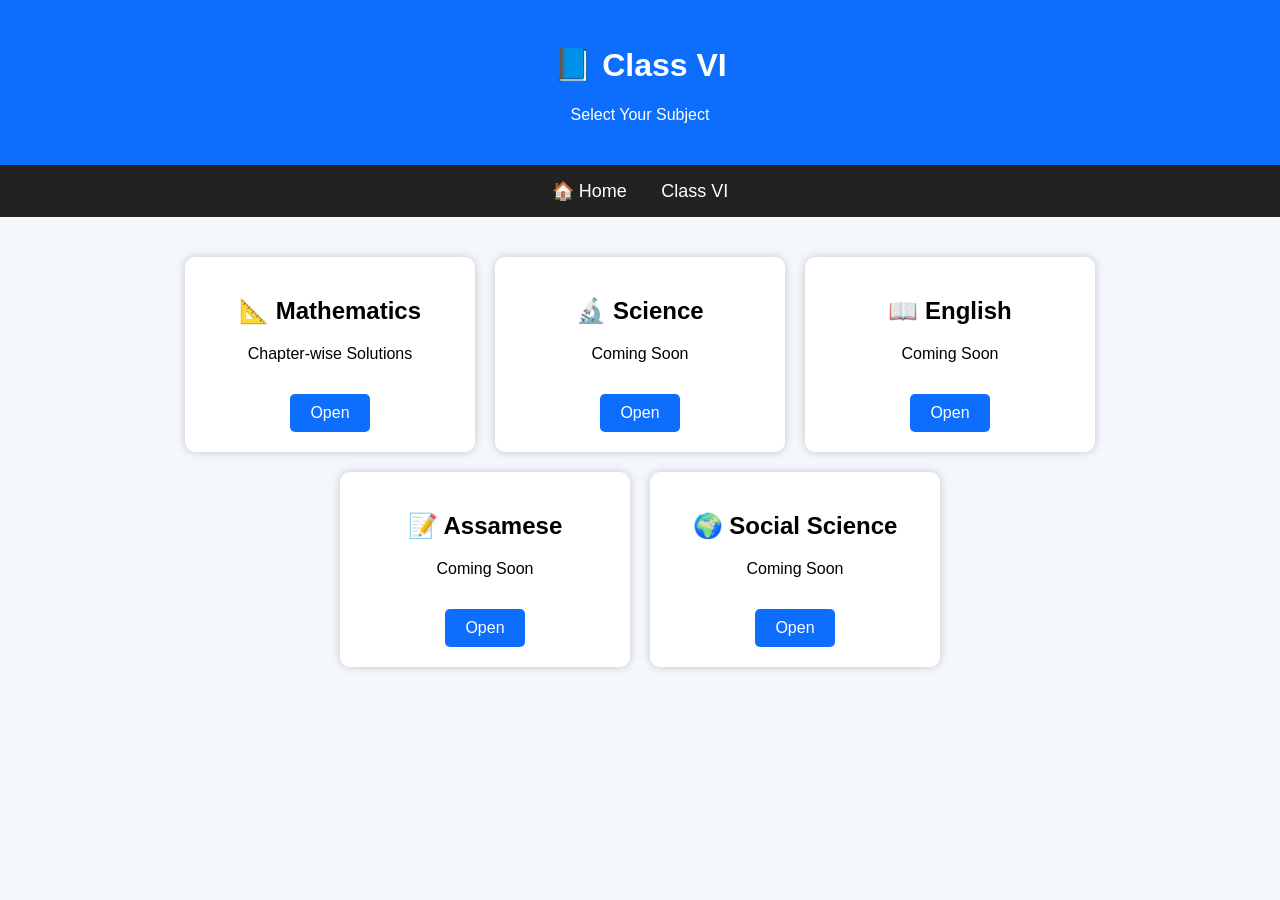
<file: class6.html>
<!DOCTYPE html>
<html lang="en">
<head>
<meta charset="UTF-8">
<meta name="viewport" content="width=device-width, initial-scale=1.0">
<title>Class VI - Easy Study Hub</title>
<link rel="stylesheet" href="../style.css">
</head>

<body>

<header>
<h1>📘 Class VI</h1>
<p>Select Your Subject</p>
</header>

<nav>
<a href="../index.html">🏠 Home</a>
<a href="class6.html">Class VI</a>
</nav>

<section class="classes">

<div class="card">
<h2>📐 Mathematics</h2>
<p>Chapter-wise Solutions</p>
<a href="class6-maths.html">Open</a>
</div>

<div class="card">
<h2>🔬 Science</h2>
<p>Coming Soon</p>
<a href="#">Open</a>
</div>

<div class="card">
<h2>📖 English</h2>
<p>Coming Soon</p>
<a href="#">Open</a>
</div>

<div class="card">
<h2>📝 Assamese</h2>
<p>Coming Soon</p>
<a href="#">Open</a>
</div>

<div class="card">
<h2>🌍 Social Science</h2>
<p>Coming Soon</p>
<a href="#">Open</a>
</div>

</section>

</body>
</html>
</file>
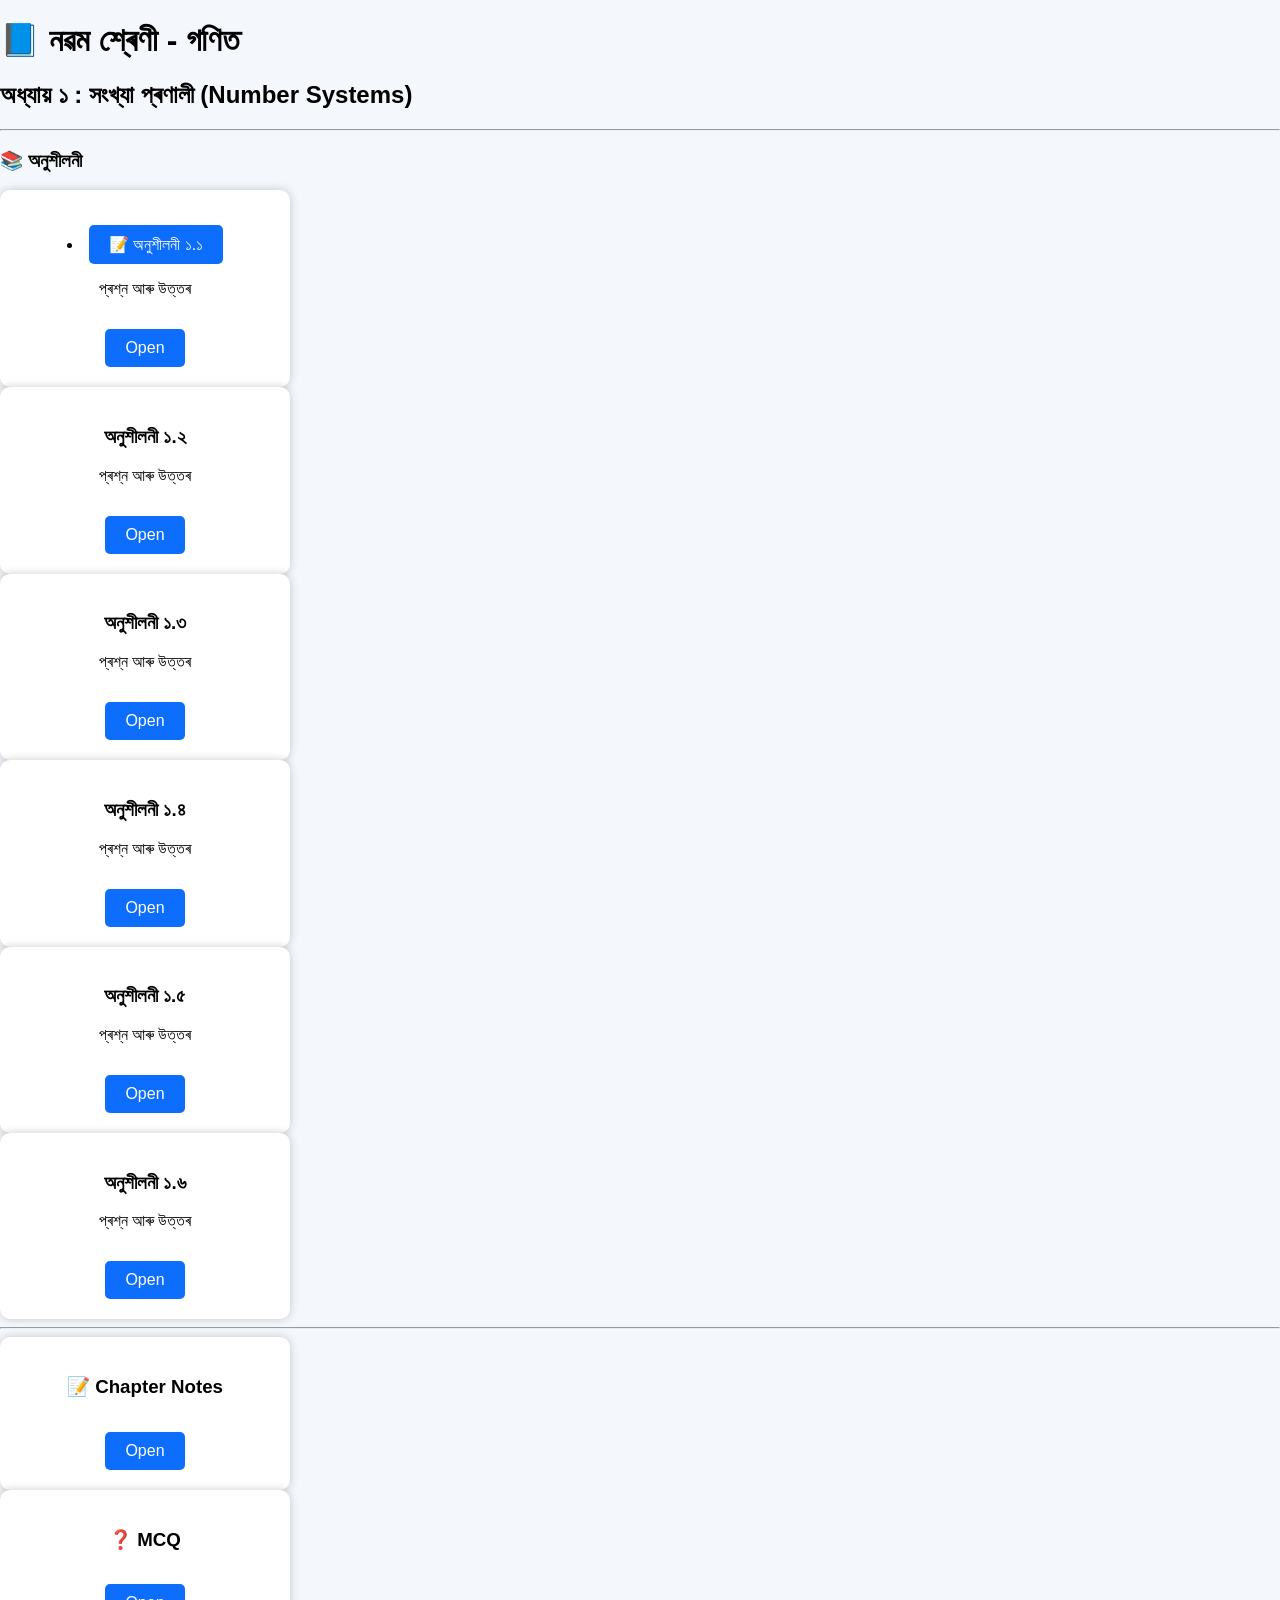
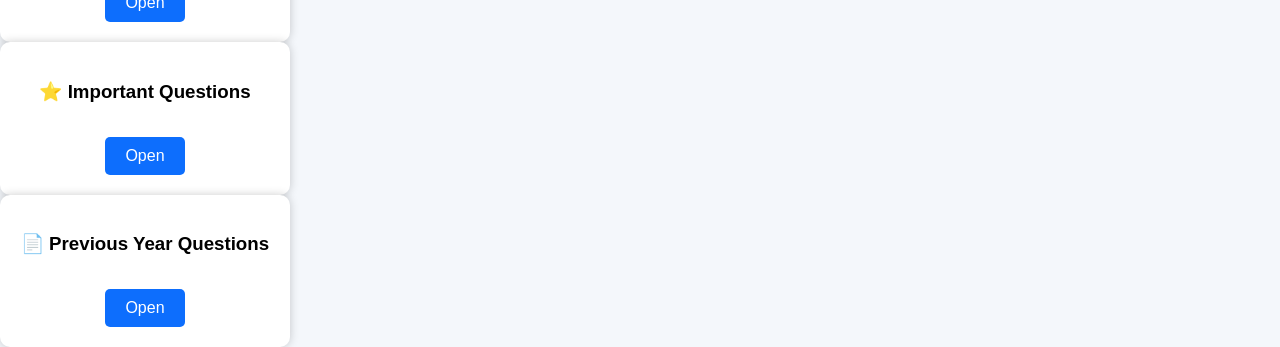
<file: class9-maths-chapter1.html>
<!DOCTYPE html>
<html lang="as">
<head>
    <meta charset="UTF-8">
    <meta name="viewport" content="width=device-width, initial-scale=1.0">
    <title>Class IX গণিত - অধ্যায় ১</title>
    <link rel="stylesheet" href="style.css">
</head>

<body>

<h1>📘 নৱম শ্ৰেণী - গণিত</h1>

<h2>অধ্যায় ১ : সংখ্যা প্ৰণালী (Number Systems)</h2>

<hr>

<h3>📚 অনুশীলনী</h3>

<div class="card">
    <li>
    <a href="class9-maths-exercise1-1.html">
        📝 অনুশীলনী ১.১
    </a>
</li>
    <p>প্ৰশ্ন আৰু উত্তৰ</p>
    <a href="#">Open</a>
</div>

<div class="card">
    <h3>অনুশীলনী ১.২</h3>
    <p>প্ৰশ্ন আৰু উত্তৰ</p>
    <a href="#">Open</a>
</div>

<div class="card">
    <h3>অনুশীলনী ১.৩</h3>
    <p>প্ৰশ্ন আৰু উত্তৰ</p>
    <a href="#">Open</a>
</div>

<div class="card">
    <h3>অনুশীলনী ১.৪</h3>
    <p>প্ৰশ্ন আৰু উত্তৰ</p>
    <a href="#">Open</a>
</div>

<div class="card">
    <h3>অনুশীলনী ১.৫</h3>
    <p>প্ৰশ্ন আৰু উত্তৰ</p>
    <a href="#">Open</a>
</div>

<div class="card">
    <h3>অনুশীলনী ১.৬</h3>
    <p>প্ৰশ্ন আৰু উত্তৰ</p>
    <a href="#">Open</a>
</div>

<hr>

<div class="card">
    <h3>📝 Chapter Notes</h3>
    <a href="#">Open</a>
</div>

<div class="card">
    <h3>❓ MCQ</h3>
    <a href="#">Open</a>
</div>

<div class="card">
    <h3>⭐ Important Questions</h3>
    <a href="#">Open</a>
</div>

<div class="card">
    <h3>📄 Previous Year Questions</h3>
    <a href="#">Open</a>
</div>

</body>
</html>
</file>
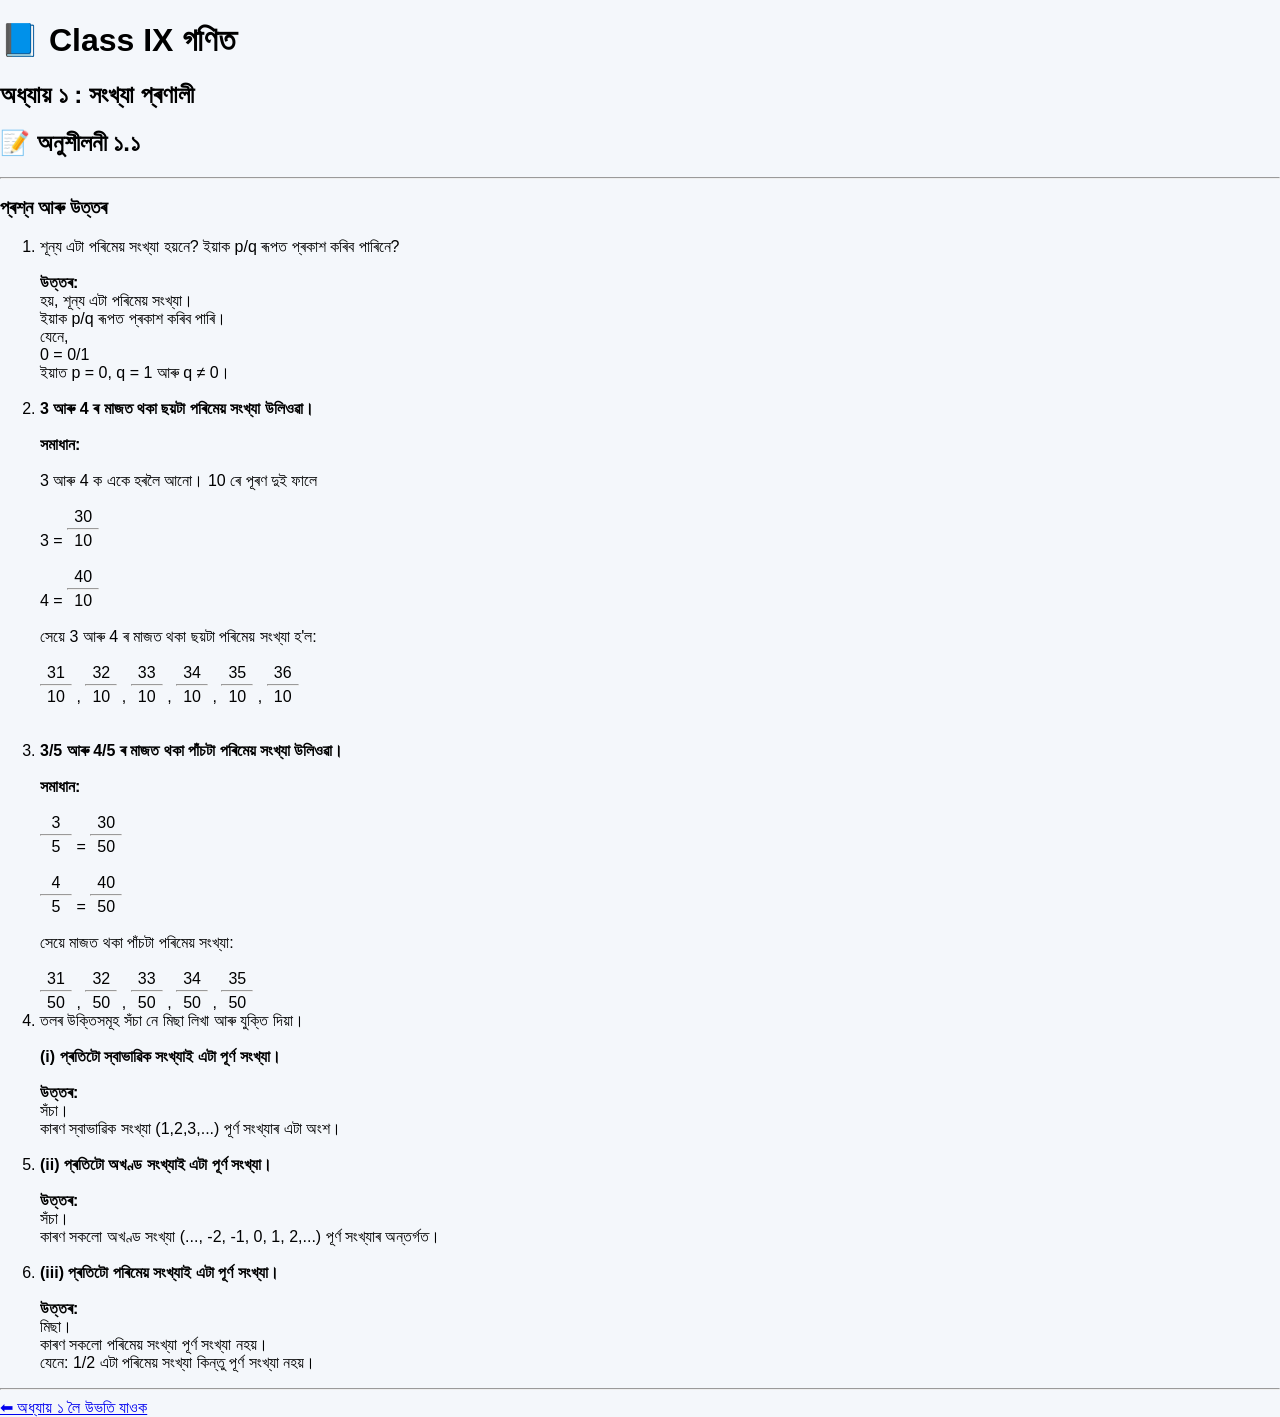
<file: class9-maths-exercise1-1.html>
<!DOCTYPE html>
<html lang="as">

<head>
<meta charset="UTF-8">
<title>অনুশীলনী ১.১ - সংখ্যা প্ৰণালী</title>
<link rel="stylesheet" href="style.css">
</head>

<body>

<h1>📘 Class IX গণিত</h1>

<h2>অধ্যায় ১ : সংখ্যা প্ৰণালী</h2>

<h2>📝 অনুশীলনী ১.১</h2>

<hr>

<h3>প্ৰশ্ন আৰু উত্তৰ</h3>

<ol>

<li>
শূন্য এটা পৰিমেয় সংখ্যা হয়নে? ইয়াক p/q ৰূপত প্ৰকাশ কৰিব পাৰিনে?
<br><br>

<b>উত্তৰ:</b><br>
হয়, শূন্য এটা পৰিমেয় সংখ্যা।<br>
ইয়াক p/q ৰূপত প্ৰকাশ কৰিব পাৰি।<br>
যেনে,<br>
0 = 0/1<br>
ইয়াত p = 0, q = 1 আৰু q ≠ 0।
</li>
<br>

<li>

<b>3 আৰু 4 ৰ মাজত থকা ছয়টা পৰিমেয় সংখ্যা উলিওৱা।</b>

<br><br>

<b>সমাধান:</b>

<br><br>

3 আৰু 4 ক একে হৰলৈ আনো। 10 ৰে পূৰণ দুই ফালে

<br><br>

3 =
<span class="fraction">
30
<hr>
10
</span>

<br><br>

4 =
<span class="fraction">
40
<hr>
10
</span>

<br><br>

সেয়ে 3 আৰু 4 ৰ মাজত থকা ছয়টা পৰিমেয় সংখ্যা হ'ল:

<br><br>

<span class="fraction">
31
<hr>
10
</span>
,

<span class="fraction">
32
<hr>
10
</span>
,

<span class="fraction">
33
<hr>
10
</span>
,

<span class="fraction">
34
<hr>
10
</span>
,

<span class="fraction">
35
<hr>
10
</span>
,

<span class="fraction">
36
<hr>
10
</span>

</li>


<br><br>


<li>

<b>
3/5 আৰু 4/5 ৰ মাজত থকা পাঁচটা পৰিমেয় সংখ্যা উলিওৱা।
</b>

<br><br>

<b>সমাধান:</b>

<br><br>

<span class="fraction">
3
<hr>
5
</span>

=

<span class="fraction">
30
<hr>
50
</span>

<br><br>

<span class="fraction">
4
<hr>
5
</span>

=

<span class="fraction">
40
<hr>
50
</span>

<br><br>

সেয়ে মাজত থকা পাঁচটা পৰিমেয় সংখ্যা:

<br><br>

<span class="fraction">
31
<hr>
50
</span>
,

<span class="fraction">
32
<hr>
50
</span>
,

<span class="fraction">
33
<hr>
50
</span>
,

<span class="fraction">
34
<hr>
50
</span>
,

<span class="fraction">
35
<hr>
50
</span>

<li>

তলৰ উক্তিসমূহ সঁচা নে মিছা লিখা আৰু যুক্তি দিয়া।

<br><br>

<b>(i) প্ৰতিটো স্বাভাৱিক সংখ্যাই এটা পূৰ্ণ সংখ্যা।</b>

<br><br>

<b>উত্তৰ:</b><br>
সঁচা।<br>
কাৰণ স্বাভাৱিক সংখ্যা (1,2,3,...) পূৰ্ণ সংখ্যাৰ এটা অংশ।
</li>

<br>

<li>

<b>(ii) প্ৰতিটো অখণ্ড সংখ্যাই এটা পূৰ্ণ সংখ্যা।</b>

<br><br>

<b>উত্তৰ:</b><br>
সঁচা।<br>
কাৰণ সকলো অখণ্ড সংখ্যা (..., -2, -1, 0, 1, 2,...) পূৰ্ণ সংখ্যাৰ অন্তৰ্গত।
</li>

<br>

<li>

<b>(iii) প্ৰতিটো পৰিমেয় সংখ্যাই এটা পূৰ্ণ সংখ্যা।</b>

<br><br>

<b>উত্তৰ:</b><br>
মিছা।<br>
কাৰণ সকলো পৰিমেয় সংখ্যা পূৰ্ণ সংখ্যা নহয়।<br>
যেনে: 1/2 এটা পৰিমেয় সংখ্যা কিন্তু পূৰ্ণ সংখ্যা নহয়।
</li>

</ol>


<hr>

<a href="class9-maths-chapter1.html">
⬅ অধ্যায় ১ লৈ উভতি যাওক
</a>

</body>

</html>
</file>
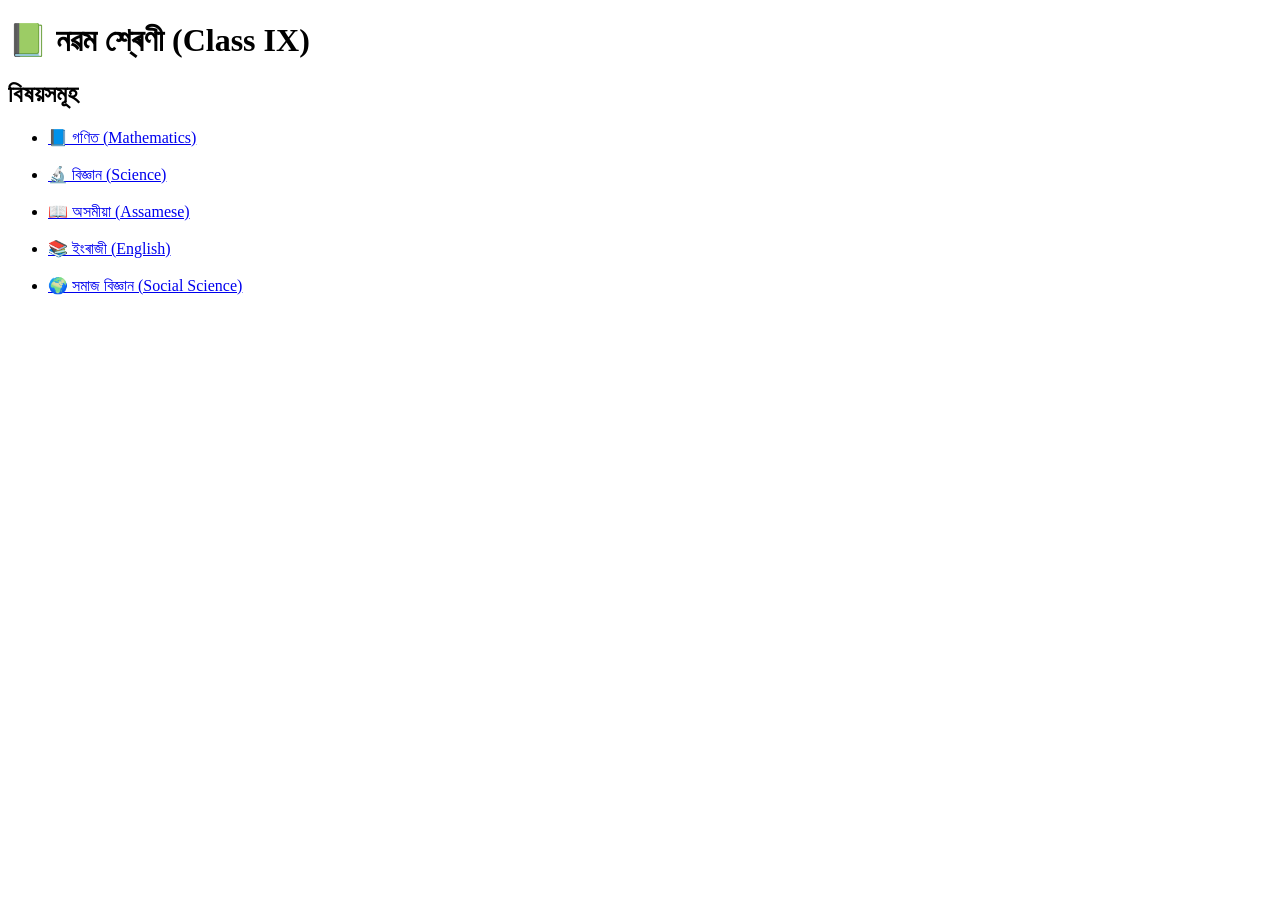
<file: class9.html>
<!DOCTYPE html>
<html lang="as">

<head>
<meta charset="UTF-8">
<title>Class IX</title>
</head>

<body>

<h1>📗 নৱম শ্ৰেণী (Class IX)</h1>

<h2>বিষয়সমূহ</h2>

<ul>

<li>
<a href="class9-maths.html">
📘 গণিত (Mathematics)
</a>
</li>

<br>

<li>
<a href="#">
🔬 বিজ্ঞান (Science)
</a>
</li>

<br>

<li>
<a href="#">
📖 অসমীয়া (Assamese)
</a>
</li>

<br>

<li>
<a href="#">
📚 ইংৰাজী (English)
</a>
</li>

<br>

<li>
<a href="#">
🌍 সমাজ বিজ্ঞান (Social Science)
</a>
</li>

</ul>

</body>

</html>
</file>
<file: style.css>
body{
    margin:0;
    font-family:Arial,sans-serif;
    background:#f4f7fb;
}

header{
    background:#0d6efd;
    color:white;
    text-align:center;
    padding:25px;
}

.logo {
    width:100px;
    height:100px;
    border-radius:50%;
    display:block;
    margin:auto;
}

nav{
    background:#222;
    text-align:center;
    padding:15px;
}

nav a{
    color:white;
    text-decoration:none;
    margin:15px;
    font-size:18px;
}

nav a:hover{
    color:yellow;
}

.hero{
    text-align:center;
    padding:60px 20px;
}

.hero h2{
    font-size:40px;
}

.hero p{
    font-size:20px;
}

button{
    background:#0d6efd;
    color:white;
    border:none;
    padding:15px 30px;
    font-size:18px;
    border-radius:8px;
    cursor:pointer;
}

button:hover{
    background:#084298;
}

.classes{
    display:flex;
    flex-wrap:wrap;
    justify-content:center;
    gap:20px;
    padding:40px;
}

.card{
    width:250px;
    background:white;
    padding:20px;
    border-radius:10px;
    text-align:center;
    box-shadow:0 0 10px rgba(0,0,0,0.2);
}

.card a{
    display:inline-block;
    margin-top:15px;
    background:#0d6efd;
    color:white;
    padding:10px 20px;
    text-decoration:none;
    border-radius:5px;
}

.card a:hover{
    background:#084298;
}


/* Fraction Style */

.fraction {
    display:inline-block;
    text-align:center;
}

.fraction hr {
    margin:2px 0;
    width:30px;
}
</file>
